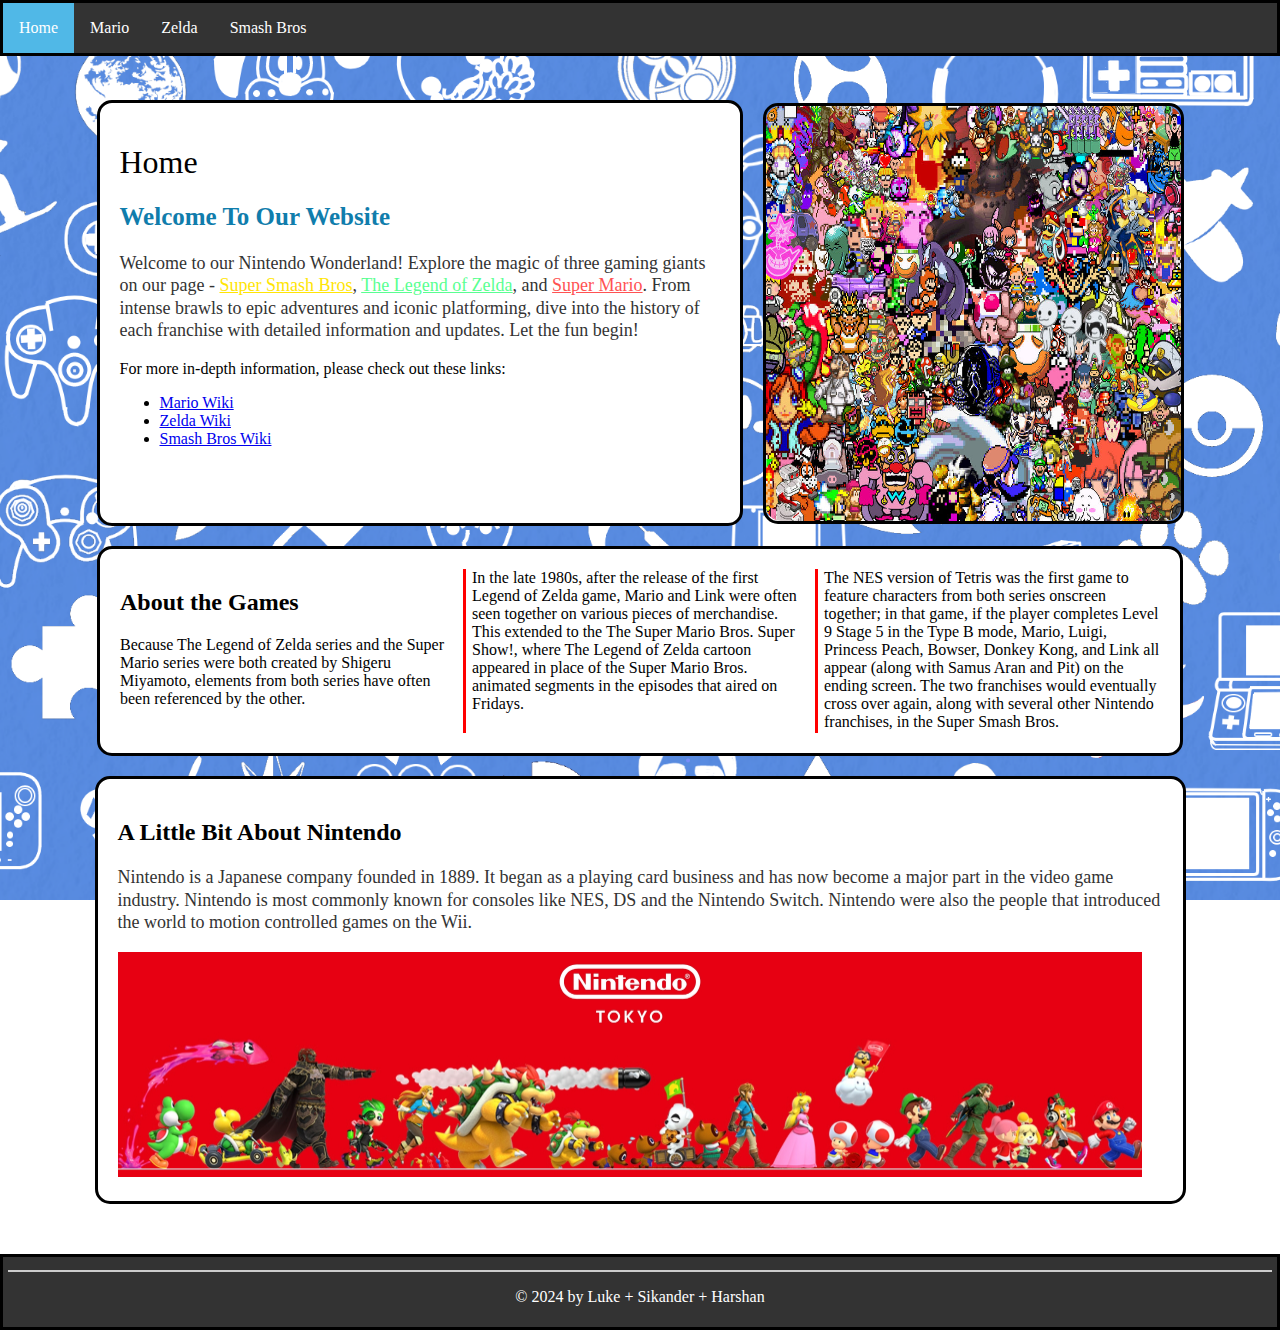
<file: Assignment-2/index.html>
<!DOCTYPE html>
<html lang="en">
    <head>
        <meta charset="UTF-8">
        <title>My Website</title>
        <link rel="stylesheet" href="./CSS-Files/index.css">
        <link rel="stylesheet" href="CSS-Files/common.css">
        <link rel="icon" href="Pictures/Icons/Nintendo.png" type="image/x-icon">
    </head>
    <body id="homebody">
        <header>
            <nav class="navbarfixed">
                <ul id="navul">
                    <li id="homenav"> <a href="./index.html">Home</a> </li>
                    <li class="navbar"> <a href="./mario.html">Mario</a> </li>
                    <li class="navbar"> <a href="./zelda.html">Zelda</a> </li>
                    <li class="navbar"> <a href="./smash.html">Smash Bros</a> </li>
                </ul>
            </nav>
        </header>
        <main>
            <div class="boxes"></div>
                <section id="homebox">
                    <h1 id="hometitle"> Home</h1>
                    <article id="wc">
                        <h2>Welcome To Our Website</h2>
                        <p>
                            Welcome to our Nintendo Wonderland! Explore the magic of three
                            gaming giants on our page - <a href="smash.html" class="yellow-link">Super Smash Bros</a>, <a href="zelda.html" class="green-link">The Legend of Zelda</a>, 
                            and <a href="mario.html" class="red-link">Super Mario</a>. From intense brawls to epic adventures and iconic 
                            platforming, dive into the history of each franchise with detailed 
                            information and updates. Let the fun begin!
                        </p>
                            For more in-depth information, please check out these links:
                            <ul>
                                <li><a href="https://www.mariowiki.com/">Mario Wiki</a></li>
                                <li><a href="https://zelda.fandom.com/wiki/Main_Page">Zelda Wiki</a></li>
                                <li><a href="https://www.ssbwiki.com/">Smash Bros Wiki</a></li>
                            </ul>
                    </article>
                </section>
                <div id="homeboxtwo"> 
                    <img src='Pictures/index-pics/Box-2.jpg' alt="Box-2">
                </div>
                <section id="homeboxmain">
                    <h2>About the Games</h2>
                    <p>Because The Legend of Zelda series and the Super Mario series were both created by Shigeru Miyamoto, elements from both series have often been referenced by the other.</p>
                    <p>In the late 1980s, after the release of the first Legend of Zelda game, Mario and Link were often seen together on various pieces of merchandise. This extended to the The Super Mario Bros. Super Show!, where The Legend of Zelda cartoon appeared in place of the Super Mario Bros. animated segments in the episodes that aired on Fridays.</p>
                    <p>The NES version of Tetris was the first game to feature characters from both series onscreen together; in that game, if the player completes Level 9 Stage 5 in the Type B mode, Mario, Luigi, Princess Peach, Bowser, Donkey Kong, and Link all appear (along with Samus Aran and Pit) on the ending screen. The two franchises would eventually cross over again, along with several other Nintendo franchises, in the Super Smash Bros.</p>
                </section>
                <section id="homeboxthree">
                    <h2>A Little Bit About Nintendo</h2>
                    <p>
                        Nintendo is a Japanese company founded in 1889. It began as a playing card business and has now become a major part 
                        in the video game industry. Nintendo is most commonly known for consoles like NES, DS and the Nintendo Switch. 
                        Nintendo were also the people that introduced the world to motion controlled games on the Wii.
                    </p>
                    <img src="Pictures/index-pics/Box-3.jpg" alt="box3pic">
                </section>
        </main>
        <footer>
            <hr> 
            <p>&copy; 2024 by Luke + Sikander + Harshan</p>
        </footer>
    </body>
</html>
</file>
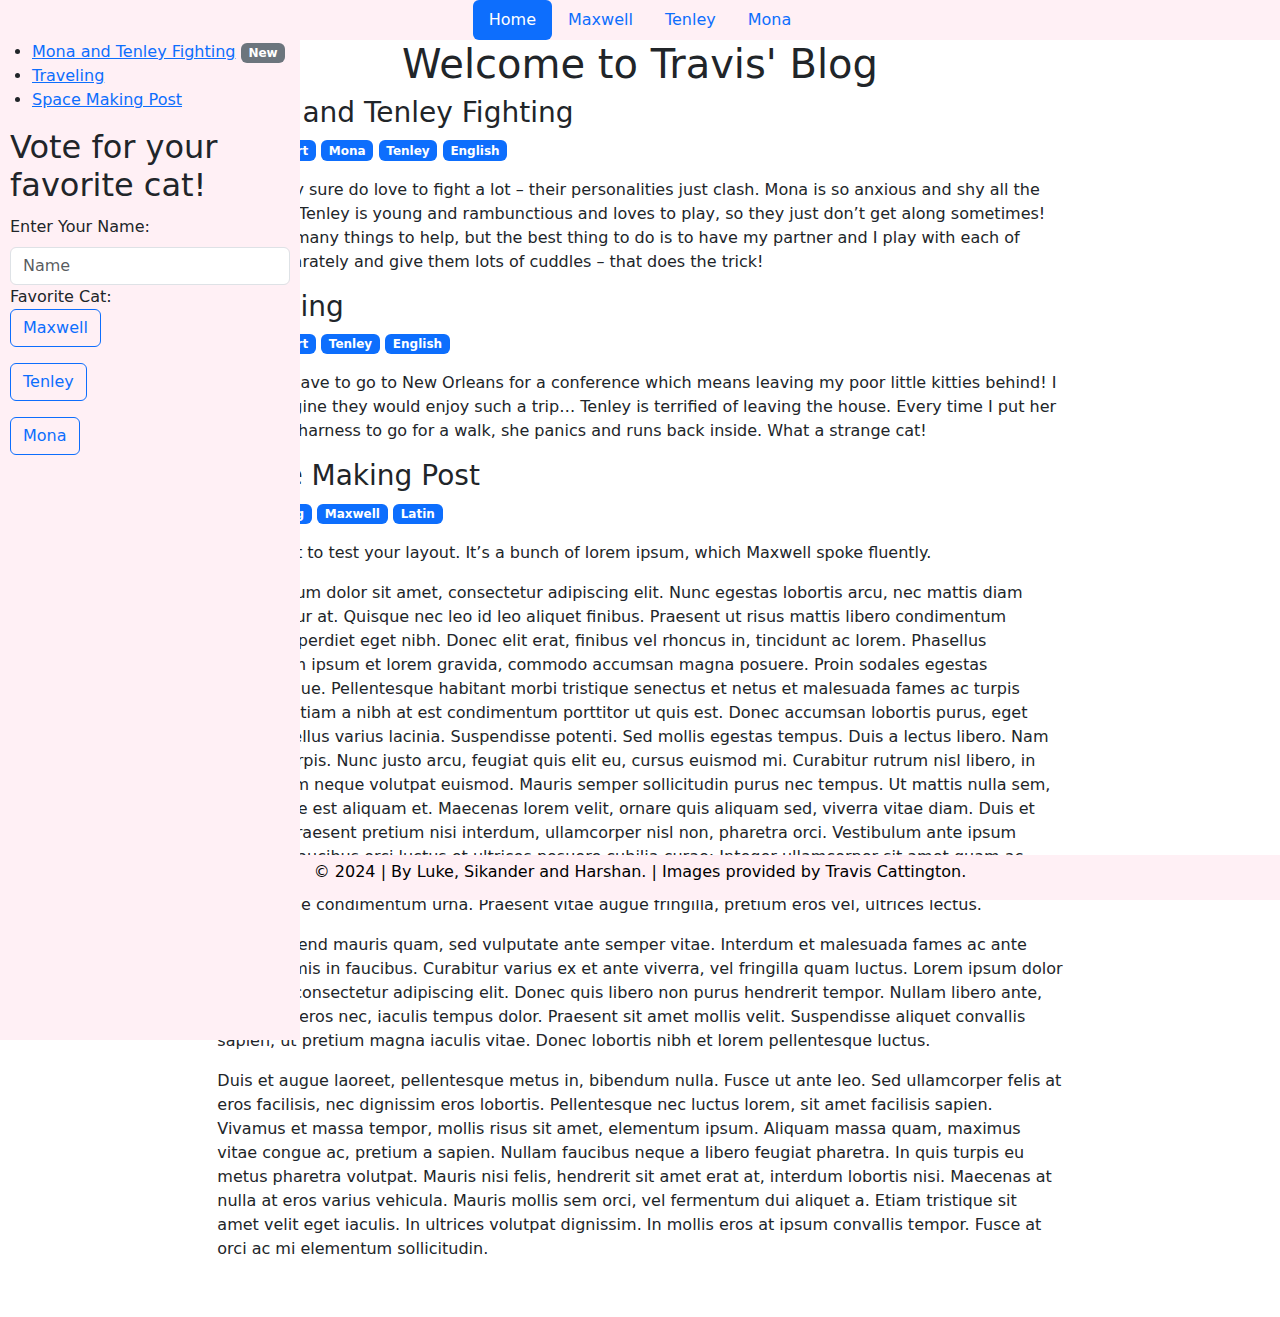
<file: Assignment-3/index.html>
<!DOCTYPE html>
<html lang="en">
    <head>
        <meta charset="UTF-8">
        <meta name="viewport" content="width=device-width, initial-scale=1.0">
        <title>Travis' Blog</title>
        <!-- Bootstrap CSS  -->
        <link href="https://cdn.jsdelivr.net/npm/bootstrap@5.3.3/dist/css/bootstrap.min.css" rel="stylesheet" integrity="sha384-QWTKZyjpPEjISv5WaRU9OFeRpok6YctnYmDr5pNlyT2bRjXh0JMhjY6hW+ALEwIH" crossorigin="anonymous">
        <!-- Custom CSS  -->
        <link rel="stylesheet" href="CSS-Files/index.css">
    </head>
    <body>
        <header>
            <nav>
                <ul class="nav nav-pills justify-content-center">
                    <li>
                        <div id="MobileSide">
                            <button class="btn" type="button" data-bs-toggle="offcanvas" data-bs-target="#staticBackdrop" aria-controls="staticBackdrop"><svg xmlns="http://www.w3.org/2000/svg" width="16" height="16" fill="currentColor" class="bi bi-list" viewBox="0 0 16 16">
                                <path fill-rule="evenodd" d="M2.5 12a.5.5 0 0 1 .5-.5h10a.5.5 0 0 1 0 1H3a.5.5 0 0 1-.5-.5m0-4a.5.5 0 0 1 .5-.5h10a.5.5 0 0 1 0 1H3a.5.5 0 0 1-.5-.5m0-4a.5.5 0 0 1 .5-.5h10a.5.5 0 0 1 0 1H3a.5.5 0 0 1-.5-.5"/>
                                </svg>
                            </button>
                            <div class="offcanvas offcanvas-start" data-bs-backdrop="static" tabindex="-1" id="staticBackdrop" aria-labelledby="staticBackdropLabel"  style="background-color: lavenderblush;">
                                <div class="offcanvas-header">
                                    <h5 class="offcanvas-title" id="staticBackdropLabel">Links and Form</h5>
                                    <button type="button" class="btn-close" data-bs-dismiss="offcanvas" aria-label="Close"></button>
                                </div>
                                <div class="offcanvas-body">
                                    <div>
                                        <ul>
                                            <li><a href="#blog-post-1">Mona and Tenley Fighting</a> <span class="badge text-bg-secondary">New</span></li>
                                            <li><a href="#blog-post-2">Traveling</a></li>
                                            <li><a href="#blog-post-3">Space Making Post</a></li>
                                        </ul>
                                        <h2 style="margin: 10px;">Vote for your favorite cat!</h2>
                                        <form id="voteForm0" style="margin: 10px;">
                                            <div class="form-group">
                                                <label for="name" class="form-label"> Enter Your Name:</label>
                                                <input type="text" class="form-control" id="name0" placeholder="Name" required>
                                            </div>
                                            <div class="form-group">
                                                <label id="favoriteCat0">Favorite Cat:</label>
                                                <p><input type="button" class="btn btn-outline-primary" onclick="userSubmitMax0()" value="Maxwell"></p>
                                                <p><input type="button" class="btn btn-outline-primary" onclick="userSubmitTen0()" value="Tenley"></p>
                                                <p><input type="button" class="btn btn-outline-primary" onclick="userSubmitMona0()" value="Mona"></p>
                                            </div>
                                        </form>
                                        <div id="pollResultsMax0" style="display: none">
                                            <ul>
                                                <li>Maxwell: 8</li>
                                                <li>Tenley: 6</li>
                                                <li>Mona: 4</li>
                                            </ul>
                                        </div>
                                        <div id="pollResultsTen0" style="display: none">
                                            <ul>
                                                <li>Maxwell: 7</li>
                                                <li>Tenley: 7</li>
                                                <li>Mona: 4</li>
                                            </ul>
                                        </div>
                                        <div id="pollResultsMona0" style="display: none">
                                            <ul>
                                                <li>Maxwell: 7</li>
                                                <li>Tenley: 6</li>
                                                <li>Mona: 5</li>
                                            </ul>
                                        </div>
                                        <div id="errorMessages0"></div>
                                    </div>
                                </div>
                            </div>
                        </div>
                    </li>
                    <li class="nav-item"><a class="nav-link active" aria-current="page" href="index.html">Home</a></li>
                    <li class="nav-item"><a class="nav-link" href="maxwell.html">Maxwell</a></li>
                    <li class="nav-item"><a class="nav-link" href="tenley.html">Tenley</a></li>
                    <li class="nav-item"><a class="nav-link" href="mona.html">Mona</a></li>
                </ul>
            </nav>
        </header>
        <div class="row">
            <div class="col-1 col-sm-1 col-md-2 col-lg-2">
                <div id="sidebar">
                    <ul>
                        <li><a href="#blog-post-1">Mona and Tenley Fighting</a> <span class="badge text-bg-secondary">New</span></li>
                        <li><a href="#blog-post-2">Traveling</a></li>
                        <li><a href="#blog-post-3">Space Making Post</a></li>
                    </ul>
                    <h2 style="margin: 10px;">Vote for your favorite cat!</h2>
                    <form id="voteForm" style="margin: 10px;">
                        <div class="form-group">
                            <label for="name" class="form-label"> Enter Your Name:</label>
                            <input type="text" class="form-control" id="name" placeholder="Name" required>
                        </div>
                        <div class="form-group">
                            <label id="favoriteCat">Favorite Cat:</label>
                                <p><input type="button" class="btn btn-outline-primary" onclick="userSubmitMax()" value="Maxwell"></p>
                                <p><input type="button" class="btn btn-outline-primary" onclick="userSubmitTen()" value="Tenley"></p>
                                <p><input type="button" class="btn btn-outline-primary" onclick="userSubmitMona()" value="Mona"></p>
                        </div>
                    </form>
                    <div id="pollResultsMax" style="display: none">
                        <ul>
                            <li>Maxwell: 8</li>
                            <li>Tenley: 6</li>
                            <li>Mona: 4</li>
                        </ul>
                    </div>
                    <div id="pollResultsTen" style="display: none">
                        <ul>
                            <li>Maxwell: 7</li>
                            <li>Tenley: 7</li>
                            <li>Mona: 4</li>
                        </ul>
                    </div>
                    <div id="pollResultsMona" style="display: none">
                        <ul>
                            <li>Maxwell: 7</li>
                            <li>Tenley: 6</li>
                            <li>Mona: 5</li>
                        </ul>
                    </div>
                    <div id="errorMessages"></div>
                </div>
            </div>
            <div class="col-10 col-md-8 col-sm-10 col-lg-8">
                <h1 style="display: grid; place-items: center;">Welcome to Travis' Blog</h1>
                <article id="blog-post-1">
                    <h3>Mona and Tenley Fighting</h3>
                    <p>Tags: <span class="badge text-bg-primary">Short</span> <span class="badge text-bg-primary">Mona</span> <span class="badge text-bg-primary">Tenley</span> <span class="badge text-bg-primary">English</span></p>
                    <p>Gosh, they sure do love to fight a lot – their personalities just clash. Mona is so anxious and shy all the time, and Tenley is young and rambunctious and loves to play, so they just don’t get along sometimes! I’ve tried many things to help, but the best thing to do is to have my partner and I play with each of them separately and give them lots of cuddles – that does the trick!</p>
                </article>
                <article id="blog-post-2">
                    <h3>Traveling</h3>
                    <p>Tags: <span class="badge text-bg-primary">Short</span> <span class="badge text-bg-primary">Tenley</span> <span class="badge text-bg-primary">English</span></p>
                    <p>Dangit, I have to go to New Orleans for a conference which means leaving my poor little kitties behind! I can’t imagine they would enjoy such a trip… Tenley is terrified of leaving the house. Every time I put her on a little harness to go for a walk, she panics and runs back inside. What a strange cat!</p>
                </article>
                <article id="blog-post-3">
                    <h3>Space Making Post</h3>
                    <p>Tags: <span class="badge text-bg-primary">Long</span> <span class="badge text-bg-primary">Maxwell</span> <span class="badge text-bg-primary">Latin</span></p>
                    <p>This is just to test your layout. It’s a bunch of lorem ipsum, which Maxwell spoke fluently.</p>
                    <p>Lorem ipsum dolor sit amet, consectetur adipiscing elit. Nunc egestas lobortis arcu, nec mattis diam consectetur at. Quisque nec leo id leo aliquet finibus. Praesent ut risus mattis libero condimentum dictum imperdiet eget nibh. Donec elit erat, finibus vel rhoncus in, tincidunt ac lorem. Phasellus vestibulum ipsum et lorem gravida, commodo accumsan magna posuere. Proin sodales egestas pellentesque. Pellentesque habitant morbi tristique senectus et netus et malesuada fames ac turpis egestas. Etiam a nibh at est condimentum porttitor ut quis est. Donec accumsan lobortis purus, eget rhoncus tellus varius lacinia. Suspendisse potenti. Sed mollis egestas tempus. Duis a lectus libero. Nam sed est turpis. Nunc justo arcu, feugiat quis elit eu, cursus euismod mi. Curabitur rutrum nisl libero, in elementum neque volutpat euismod. Mauris semper sollicitudin purus nec tempus. Ut mattis nulla sem, ac tristique est aliquam et. Maecenas lorem velit, ornare quis aliquam sed, viverra vitae diam. Duis et sem mi. Praesent pretium nisi interdum, ullamcorper nisl non, pharetra orci. Vestibulum ante ipsum primis in faucibus orci luctus et ultrices posuere cubilia curae; Integer ullamcorper sit amet quam ac tincidunt. Proin eget faucibus nisi. Donec finibus facilisis felis non consectetur. Aliquam quis volutpat tellus, vitae condimentum urna. Praesent vitae augue fringilla, pretium eros vel, ultrices lectus.</p>
                    <p>Nunc eleifend mauris quam, sed vulputate ante semper vitae. Interdum et malesuada fames ac ante ipsum primis in faucibus. Curabitur varius ex et ante viverra, vel fringilla quam luctus. Lorem ipsum dolor sit amet, consectetur adipiscing elit. Donec quis libero non purus hendrerit tempor. Nullam libero ante, dictum et eros nec, iaculis tempus dolor. Praesent sit amet mollis velit. Suspendisse aliquet convallis sapien, ut pretium magna iaculis vitae. Donec lobortis nibh et lorem pellentesque luctus.</p>
                    <p>Duis et augue laoreet, pellentesque metus in, bibendum nulla. Fusce ut ante leo. Sed ullamcorper felis at eros facilisis, nec dignissim eros lobortis. Pellentesque nec luctus lorem, sit amet facilisis sapien. Vivamus et massa tempor, mollis risus sit amet, elementum ipsum. Aliquam massa quam, maximus vitae congue ac, pretium a sapien. Nullam faucibus neque a libero feugiat pharetra. In quis turpis eu metus pharetra volutpat. Mauris nisi felis, hendrerit sit amet erat at, interdum lobortis nisi. Maecenas at nulla at eros varius vehicula. Mauris mollis sem orci, vel fermentum dui aliquet a. Etiam tristique sit amet velit eget iaculis. In ultrices volutpat dignissim. In mollis eros at ipsum convallis tempor. Fusce at orci ac mi elementum sollicitudin.</p>
                </article>
            </div>
        </div>
        <script src="JavaScript-Files/index.js"></script>
        <footer>
            <p>&copy; 2024 | By Luke, Sikander and Harshan. | Images provided by Travis Cattington.</p>
        </footer>
        <script src="https://cdn.jsdelivr.net/npm/bootstrap@5.3.3/dist/js/bootstrap.bundle.min.js" integrity="sha384-YvpcrYf0tY3lHB60NNkmXc5s9fDVZLESaAA55NDzOxhy9GkcIdslK1eN7N6jIeHz" crossorigin="anonymous"></script>
    </body>
</html>
</file>
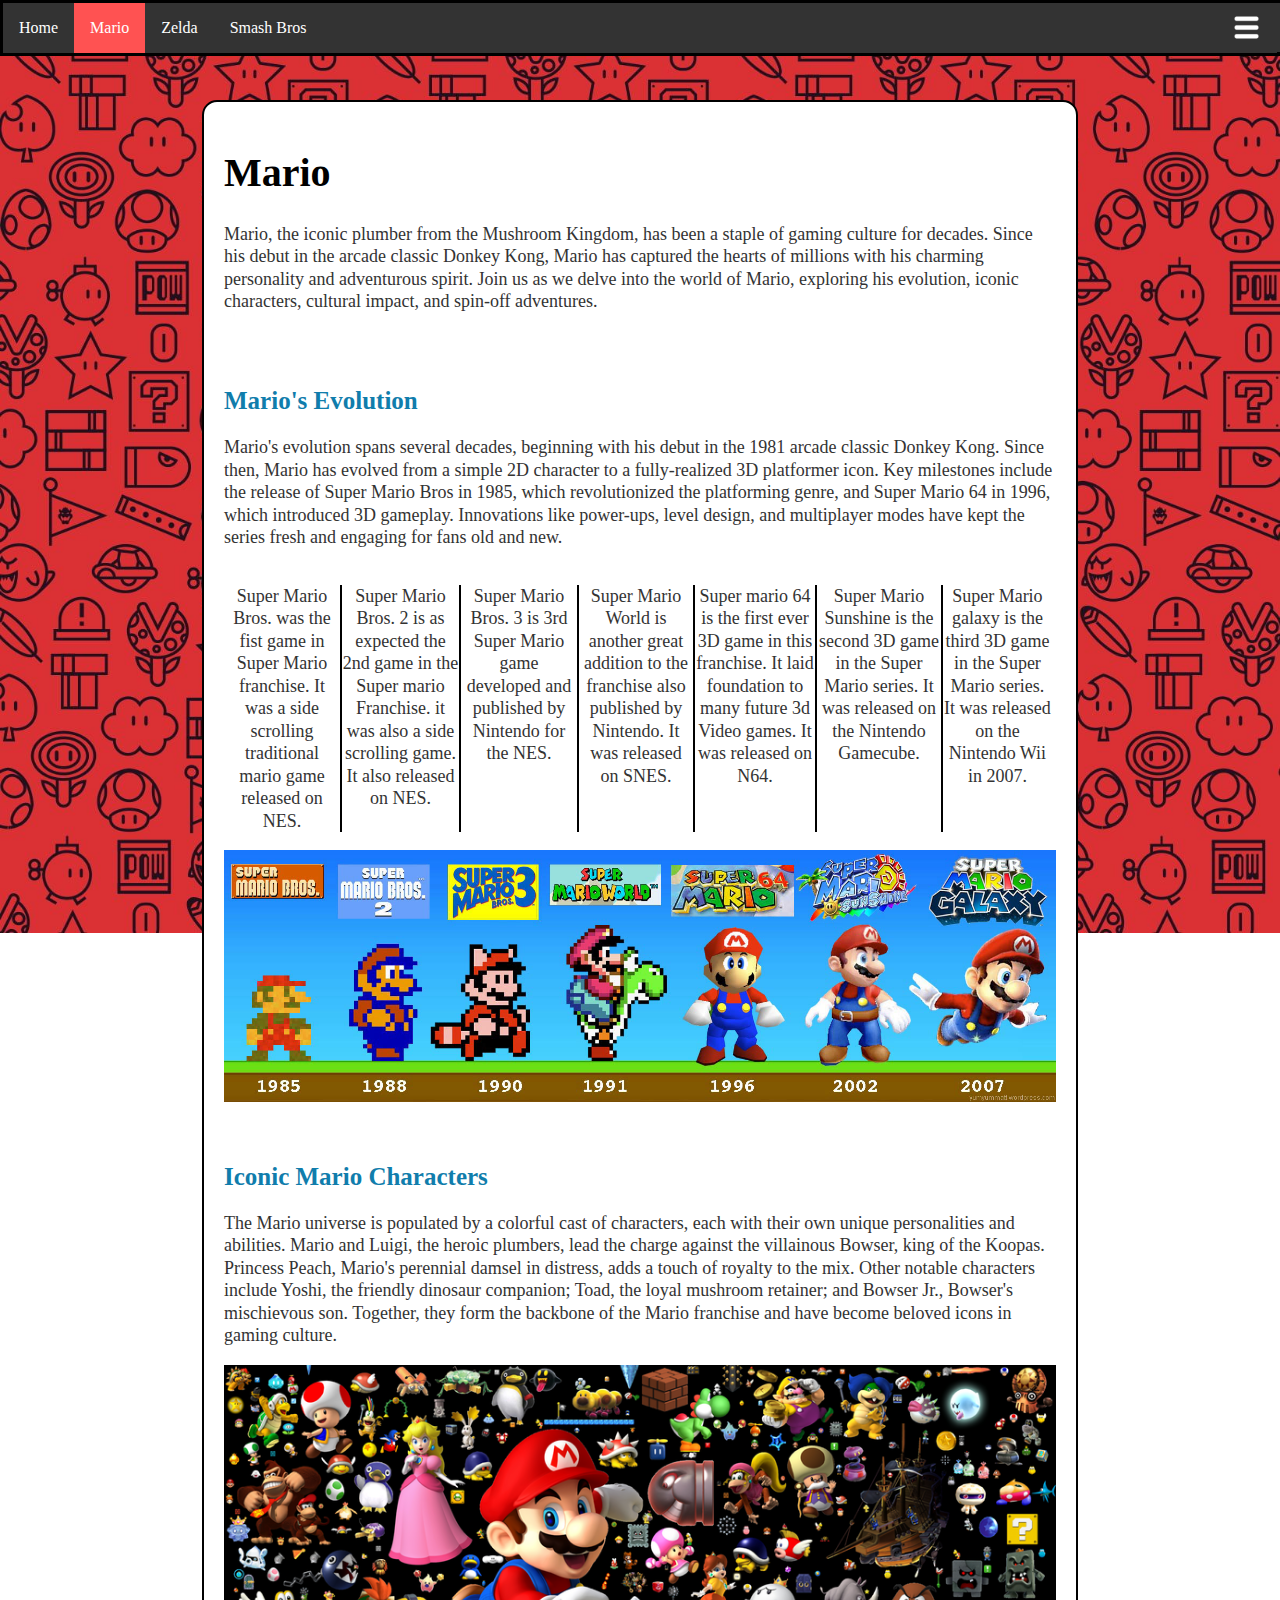
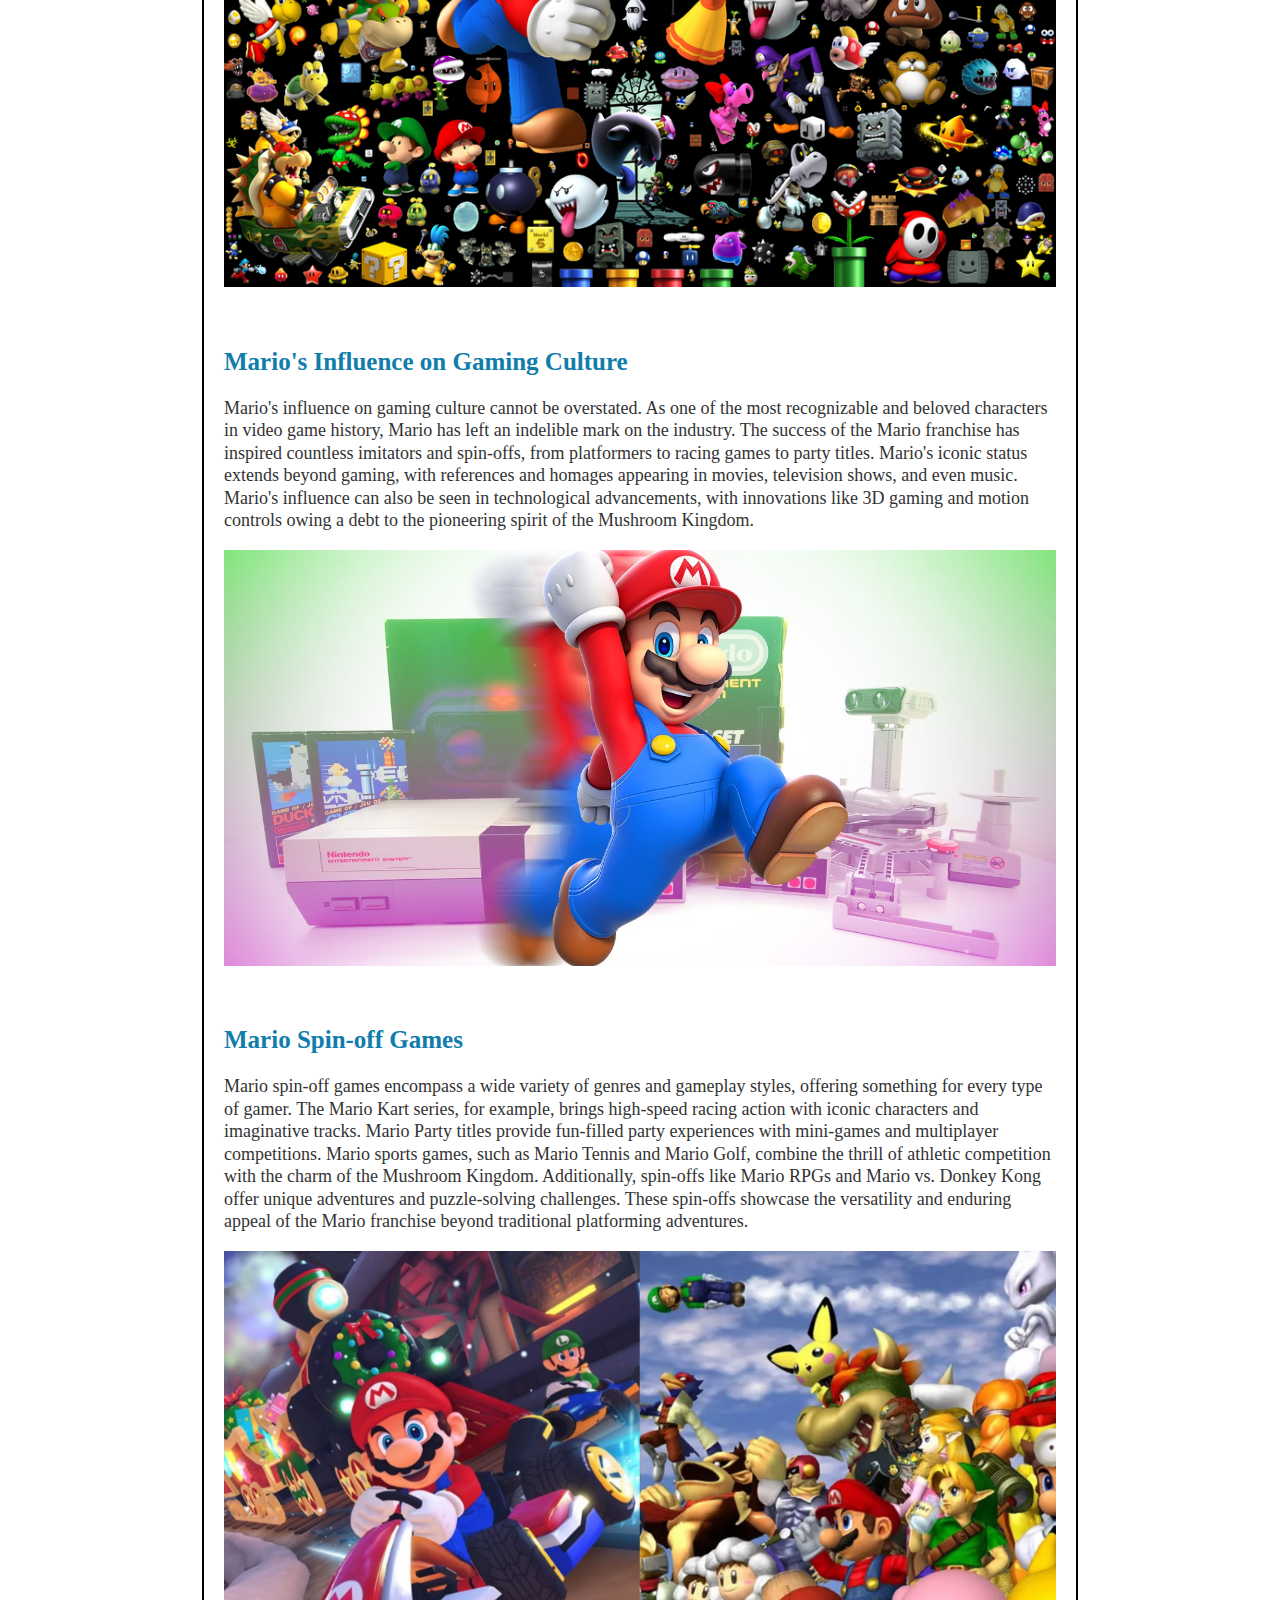
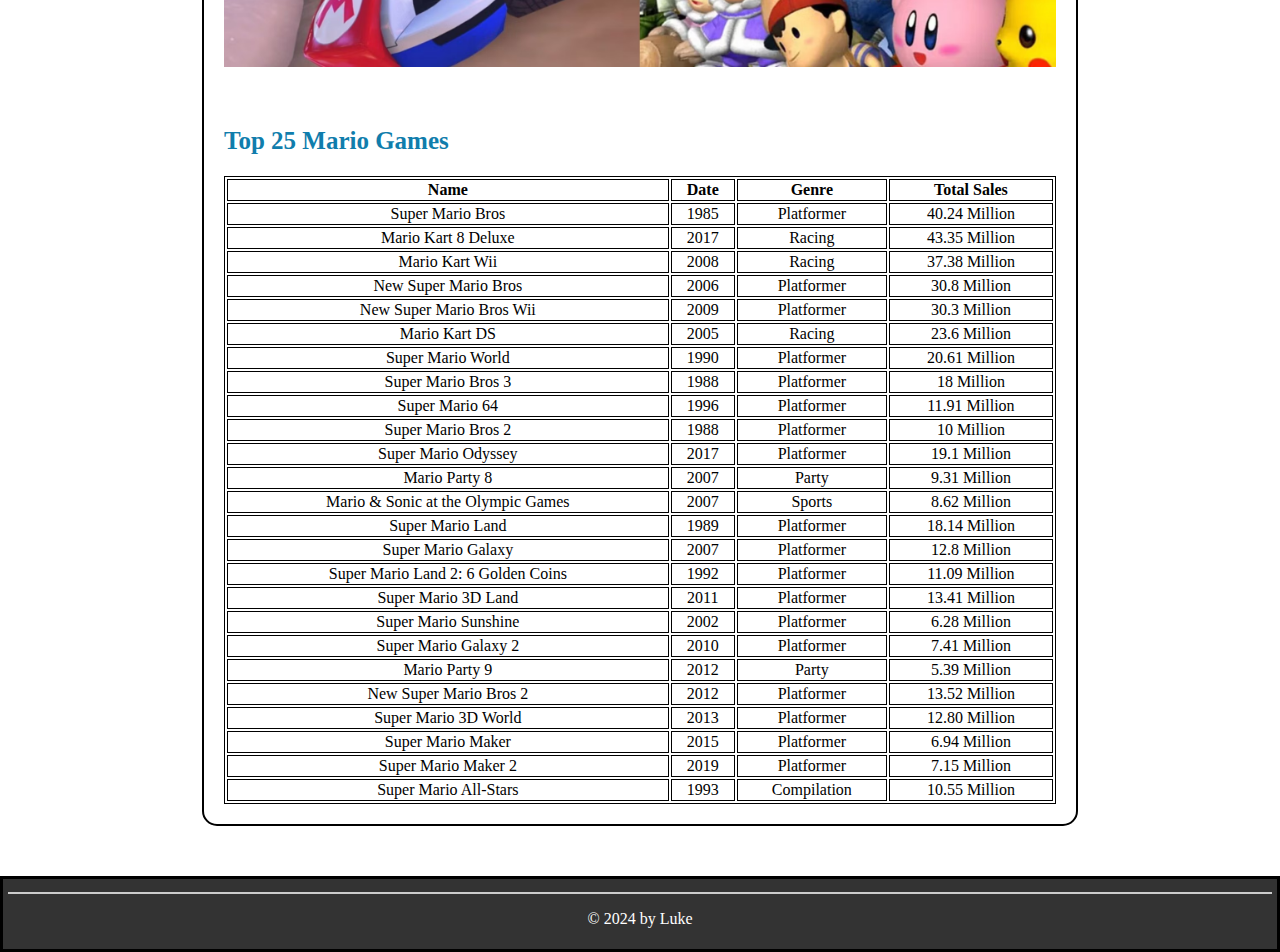
<file: Assignment-2/mario.html>
<!DOCTYPE html>
<html lang="en">
    <head>
        <meta charset="UTF-8">
        <title>Mario</title>
        <link rel="stylesheet" href="./CSS-Files/Mario.css">
        <link rel="stylesheet" href="CSS-Files/common.css">
        <link rel="icon" href="Pictures/Icons/mario.png" type="image/x-icon">
    </head>
    <body id="mariobody">
        <header>
            <nav class="navbarfixed">
                <ul id="navul">
                    <li class="navbar"> <a href="./index.html">Home</a> </li>
                    <li id="marionav"> <a href="./mario.html">Mario</a> </li>
                    <li class="navbar"> <a href="./zelda.html">Zelda</a> </li>
                    <li class="navbar"> <a href="./smash.html">Smash Bros</a></li></ul>
                <div class="dropdown">
                    <button class="mariomenu"><img src="Pictures/mario-pics/drop-menu.png" alt="1"></button>
                    <div class="dropdown-content">
                    <a href="#s2">Evolution</a>
                    <a href="#s3">Characters</a>
                    <a href="#s4">Influence</a>
                    <a href="#s5">Spin-offs</a>
                    <a href="#s6">Games</a>
                    </div>
                </div>
            </nav>
        </header>
        <main>
            <div id="mariobox">
                <div id="mc">
                    <section id="s1">
                        <h1 id="mariotitle">Mario</h1>
                        <p>
                            Mario, the iconic plumber from the Mushroom Kingdom, has been a staple of gaming culture for decades. 
                            Since his debut in the arcade classic Donkey Kong, Mario has captured the hearts of 
                            millions with his charming personality and adventurous spirit. 
                            Join us as we delve into the world of Mario, exploring his evolution, iconic characters, 
                            cultural impact, and spin-off adventures.
                        </p>
                    </section>
                    <section id="s2">
                        <br>
                        <br>
                        <h2>Mario's Evolution</h2>
                        <p>
                            Mario's evolution spans several decades, beginning with his debut in the 1981 arcade classic Donkey Kong. 
                            Since then, Mario has evolved from a simple 2D character to a fully-realized 3D platformer icon. 
                            Key milestones include the release of Super Mario Bros in 1985, which revolutionized the platforming genre, 
                            and Super Mario 64 in 1996, which introduced 3D gameplay. Innovations like power-ups, 
                            level design, and multiplayer modes have kept the series fresh and engaging for fans old and new.
                        </p>
                        <div id="s2-1">
                        <p class="p1">
                            Super Mario Bros. was the fist game in Super Mario franchise. It was a side scrolling traditional mario game released on NES.
                        </p>
                        <p class="p2">
                            Super Mario Bros. 2 is as expected the 2nd game in the Super mario Franchise. it was also a side scrolling game. It also released on NES.
                        </p>
                        <p class="p3">
                            Super Mario Bros. 3 is 3rd Super Mario game developed and published by Nintendo for the NES.
                        </p>
                        <p class="p4">
                            Super Mario World is another great addition to the franchise also published by Nintendo. It was released on SNES.
                        </p>
                        <p class="p5">
                            Super mario 64 is the first ever 3D game in this franchise. It laid foundation to many future 3d Video games. It was released on N64.
                        </p>
                        <p class="p6">
                            Super Mario Sunshine is the second 3D game in the Super Mario series. It was released on the Nintendo Gamecube.
                        </p>
                        <p class="p7">
                            Super Mario galaxy is the third 3D game in the Super Mario series. It was released on the Nintendo Wii in 2007.
                        </p>
                        </div>
                        <img src="Pictures/mario-pics/s2.jpg" alt="2" style="width: 100%">
                    </section>
                    <section id="s3">
                        <br>
                        <br>
                        <h2>Iconic Mario Characters</h2>
                        <p>
                            The Mario universe is populated by a colorful cast of characters, each with their own unique personalities and abilities. 
                            Mario and Luigi, the heroic plumbers, lead the charge against the villainous Bowser, king of the Koopas. 
                            Princess Peach, Mario's perennial damsel in distress, adds a touch of royalty to the mix. 
                            Other notable characters include Yoshi, the friendly dinosaur companion; Toad, the loyal mushroom retainer; 
                            and Bowser Jr., Bowser's mischievous son. Together, they form the backbone of the Mario franchise and have 
                            become beloved icons in gaming culture.
                        </p>
                        <img src="Pictures/mario-pics/s3.webp" alt="3" style="width: 100%">
                    </section>
                    <section id="s4">
                        <br>
                        <br>
                        <h2>Mario's Influence on Gaming Culture</h2>
                        <p>
                            Mario's influence on gaming culture cannot be overstated. As one of the most recognizable and beloved 
                            characters in video game history, Mario has left an indelible mark on the industry. 
                            The success of the Mario franchise has inspired countless imitators and spin-offs, 
                            from platformers to racing games to party titles. Mario's iconic status extends beyond gaming, 
                            with references and homages appearing in movies, television shows, and even music. 
                            Mario's influence can also be seen in technological advancements, with innovations like 3D gaming and motion 
                            controls owing a debt to the pioneering spirit of the Mushroom Kingdom.
                        </p>
                        <img src="Pictures/mario-pics/s4.avif" alt="4" style="width: 100%">
                    </section>
                    <section id="s5">
                        <br>
                        <br>
                        <h2>Mario Spin-off Games</h2>
                        <p>
                            Mario spin-off games encompass a wide variety of genres and gameplay styles, 
                            offering something for every type of gamer. The Mario Kart series, 
                            for example, brings high-speed racing action with iconic characters and imaginative tracks.
                            Mario Party titles provide fun-filled party experiences with mini-games and multiplayer competitions. 
                            Mario sports games, such as Mario Tennis and Mario Golf, combine the thrill of athletic competition with 
                            the charm of the Mushroom Kingdom. Additionally, spin-offs like Mario RPGs and Mario vs. 
                            Donkey Kong offer unique adventures and puzzle-solving challenges. These spin-offs showcase the versatility and 
                            enduring appeal of the Mario franchise beyond traditional platforming adventures.
                        </p>
                        <img src="Pictures/mario-pics/s5.avif" alt="5" style="width: 100%">
                    </section>
                    <section id="s6">
                        <br>
                        <br>
                        <h2>Top 25 Mario Games</h2>
                        <table style="width: 100%;">
                            <tr>
                              <th>Name</th>
                              <th>Date</th>
                              <th>Genre</th>
                              <th>Total Sales</th>
                            </tr>
                            <tr>
                              <td>Super Mario Bros</td>
                              <td>1985</td>
                              <td>Platformer</td>
                              <td>40.24 Million</td>
                            </tr>
                            <tr>
                                <td>Mario Kart 8 Deluxe</td>
                                <td>2017</td>
                                <td>Racing</td>
                                <td>43.35 Million</td>
                            </tr>
                            <tr>
                                <td>Mario Kart Wii</td>
                                <td>2008</td>
                                <td>Racing</td>
                                <td>37.38 Million</td>
                            </tr>
                            <tr>
                                <td>New Super Mario Bros</td>
                                <td>2006</td>
                                <td>Platformer</td>
                                <td>30.8 Million</td>
                            </tr>
                            <tr>
                                <td>New Super Mario Bros Wii</td>
                                <td>2009</td>
                                <td>Platformer</td>
                                <td>30.3 Million</td>
                            </tr>
                            <tr>
                                <td>Mario Kart DS</td>
                                <td>2005</td>
                                <td>Racing</td>
                                <td>23.6 Million</td>
                            </tr>
                            <tr>
                                <td>Super Mario World</td>
                                <td>1990</td>
                                <td>Platformer</td>
                                <td>20.61 Million</td>
                            </tr>
                            <tr>
                                <td>Super Mario Bros 3</td>
                                <td>1988</td>
                                <td>Platformer</td>
                                <td>18 Million</td>
                            </tr>
                            <tr>
                                <td>Super Mario 64</td>
                                <td>1996</td>
                                <td>Platformer</td>
                                <td>11.91 Million</td>
                            </tr>
                            <tr>
                                <td>Super Mario Bros 2</td>
                                <td>1988</td>
                                <td>Platformer</td>
                                <td>10 Million</td>
                            </tr>
                            <tr>
                                <td>Super Mario Odyssey</td>
                                <td>2017</td>
                                <td>Platformer</td>
                                <td>19.1 Million</td>
                            </tr>
                            <tr>
                                <td>Mario Party 8</td>
                                <td>2007</td>
                                <td>Party</td>
                                <td>9.31 Million</td>
                            </tr>
                            <tr>
                                <td>Mario & Sonic at the Olympic Games</td>
                                <td>2007</td>
                                <td>Sports</td>
                                <td>8.62 Million</td>
                            </tr>
                            <tr>
                                <td>Super Mario Land</td>
                                <td>1989</td>
                                <td>Platformer</td>
                                <td>18.14 Million</td>
                            </tr>
                            <tr>
                                <td>Super Mario Galaxy</td>
                                <td>2007</td>
                                <td>Platformer</td>
                                <td>12.8 Million</td>
                            </tr>
                            <tr>
                                <td>Super Mario Land 2: 6 Golden Coins</td>
                                <td>1992</td>
                                <td>Platformer</td>
                                <td>11.09 Million</td>
                            </tr>
                            <tr>
                                <td>Super Mario 3D Land</td>
                                <td>2011</td>
                                <td>Platformer</td>
                                <td>13.41 Million</td>
                            </tr>
                            <tr>
                                <td>Super Mario Sunshine</td>
                                <td>2002</td>
                                <td>Platformer</td>
                                <td>6.28 Million</td>
                            </tr>
                            <tr>
                                <td>Super Mario Galaxy 2</td>
                                <td>2010</td>
                                <td>Platformer</td>
                                <td>7.41 Million</td>
                            </tr>
                            <tr>
                                <td>Mario Party 9</td>
                                <td>2012</td>
                                <td>Party</td>
                                <td>5.39 Million</td>
                            </tr>
                            <tr>
                                <td>New Super Mario Bros 2</td>
                                <td>2012</td>
                                <td>Platformer</td>
                                <td>13.52 Million</td>
                            </tr>
                            <tr>
                                <td>Super Mario 3D World</td>
                                <td>2013</td>
                                <td>Platformer</td>
                                <td>12.80 Million</td>
                            </tr>
                            <tr>
                                <td>Super Mario Maker</td>
                                <td>2015</td>
                                <td>Platformer</td>
                                <td>6.94 Million</td>
                            </tr>
                            <tr>
                                <td>Super Mario Maker 2</td>
                                <td>2019</td>
                                <td>Platformer</td>
                                <td>7.15 Million</td>
                            </tr>
                            <tr>
                                <td>Super Mario All-Stars</td>
                                <td>1993</td>
                                <td>Compilation</td>
                                <td>10.55 Million</td>
                            </tr>
                          </table>
                    </section>
                </div>
            </div>
        </main>
        <footer>
            <hr> 
            <p>&copy; 2024 by Luke</p>
        </footer>
    </body>
</html>
</file>
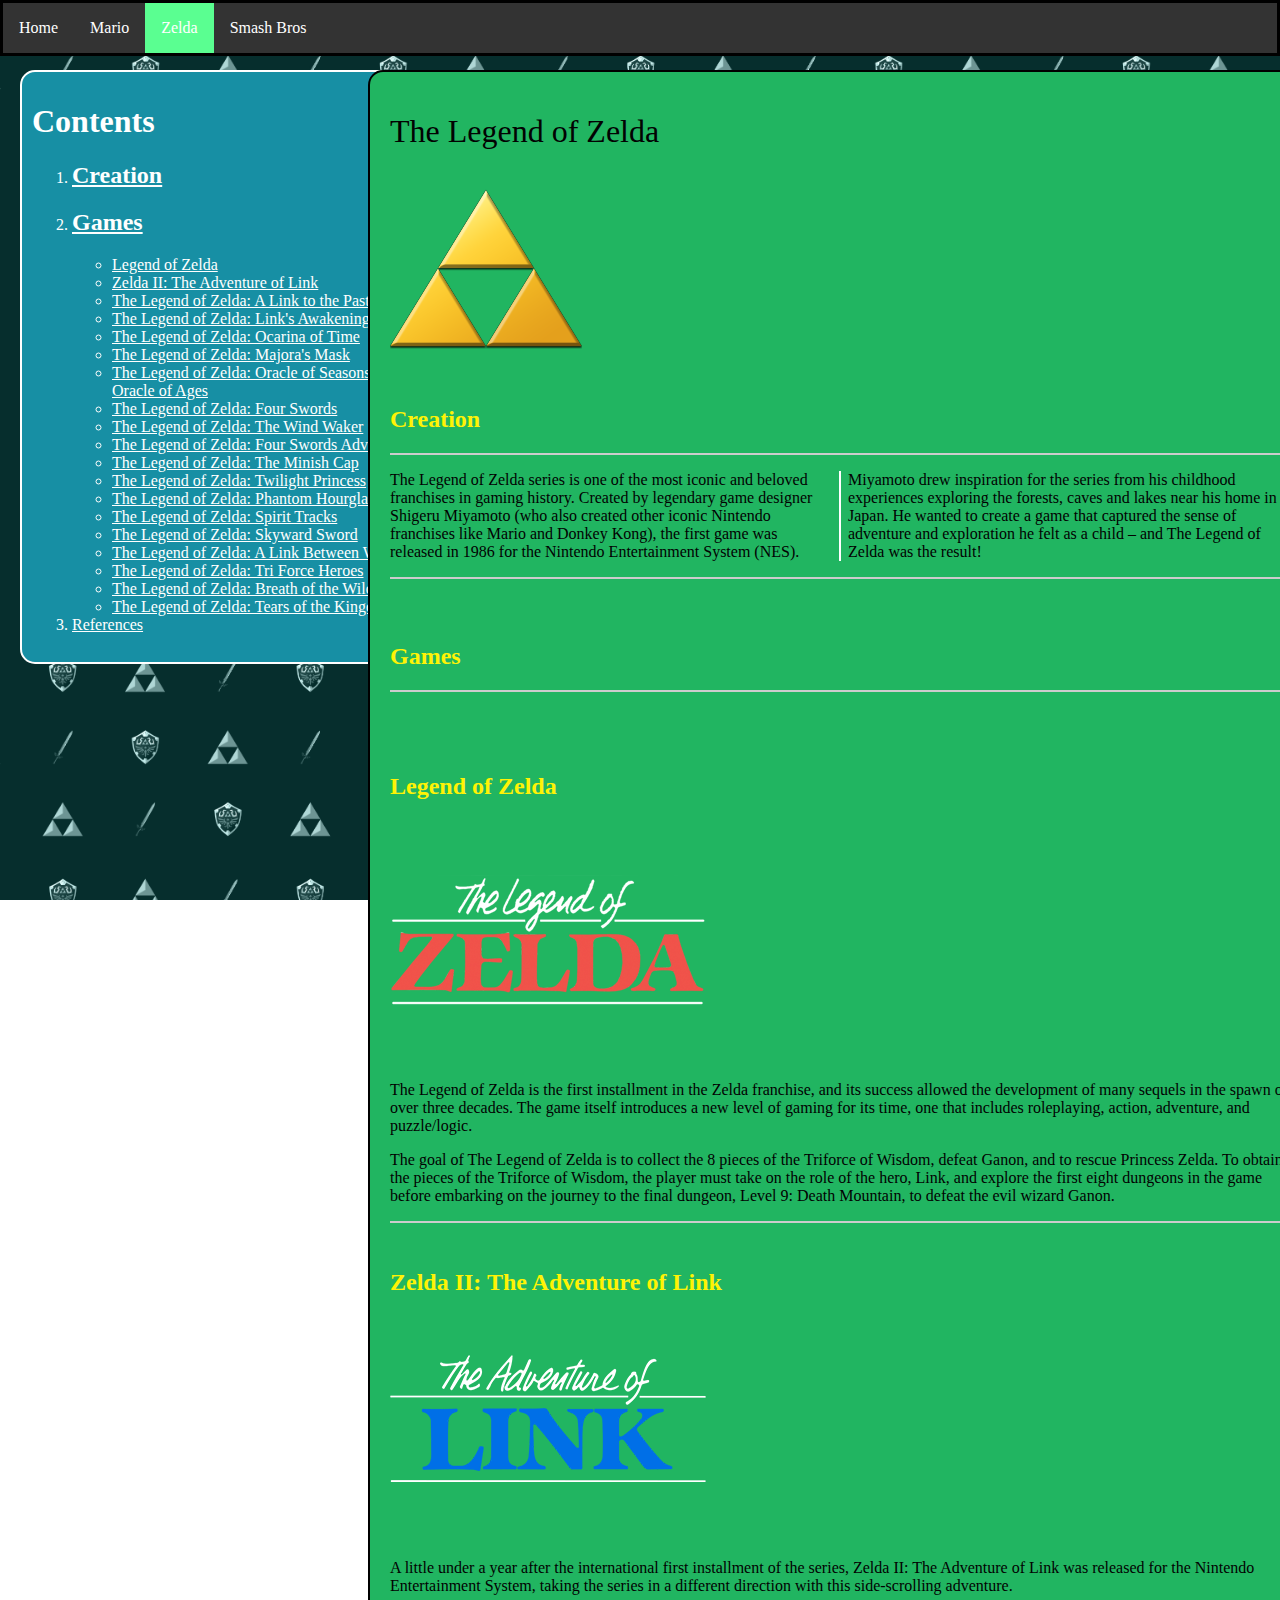
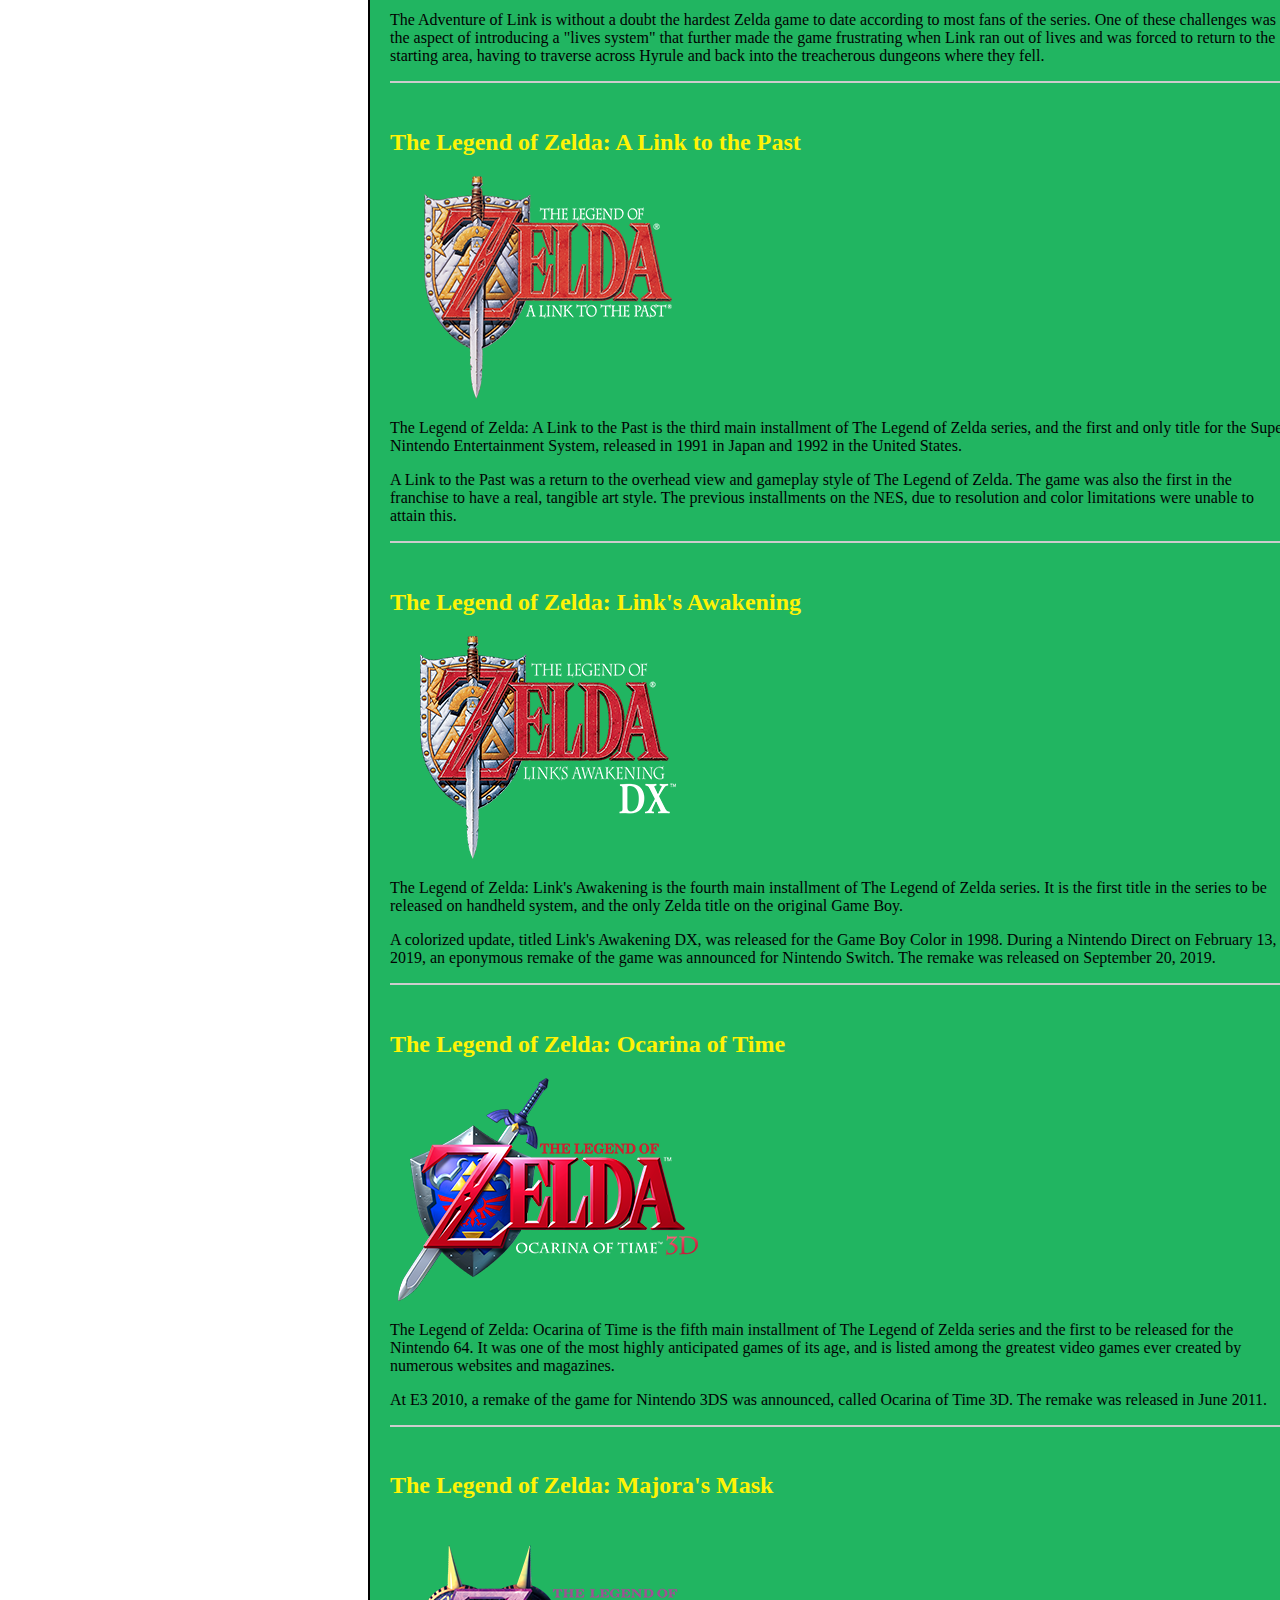
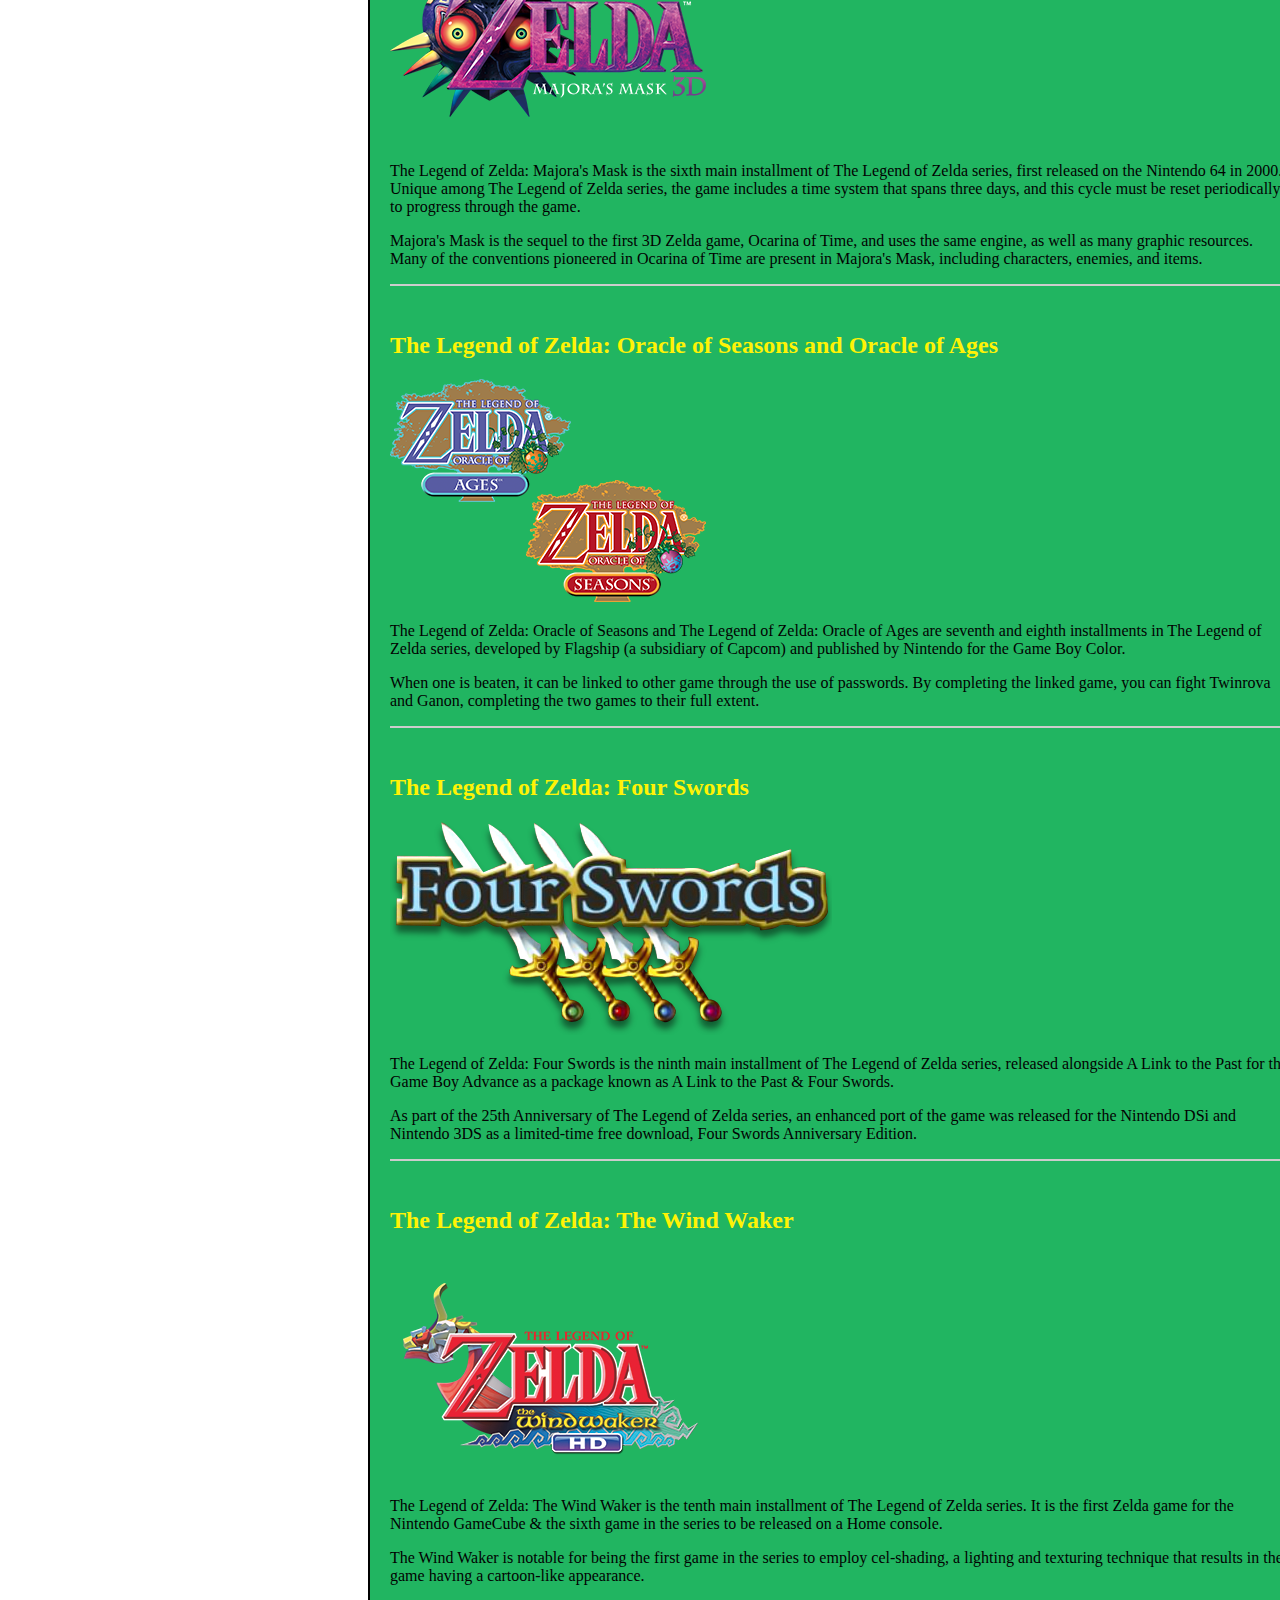
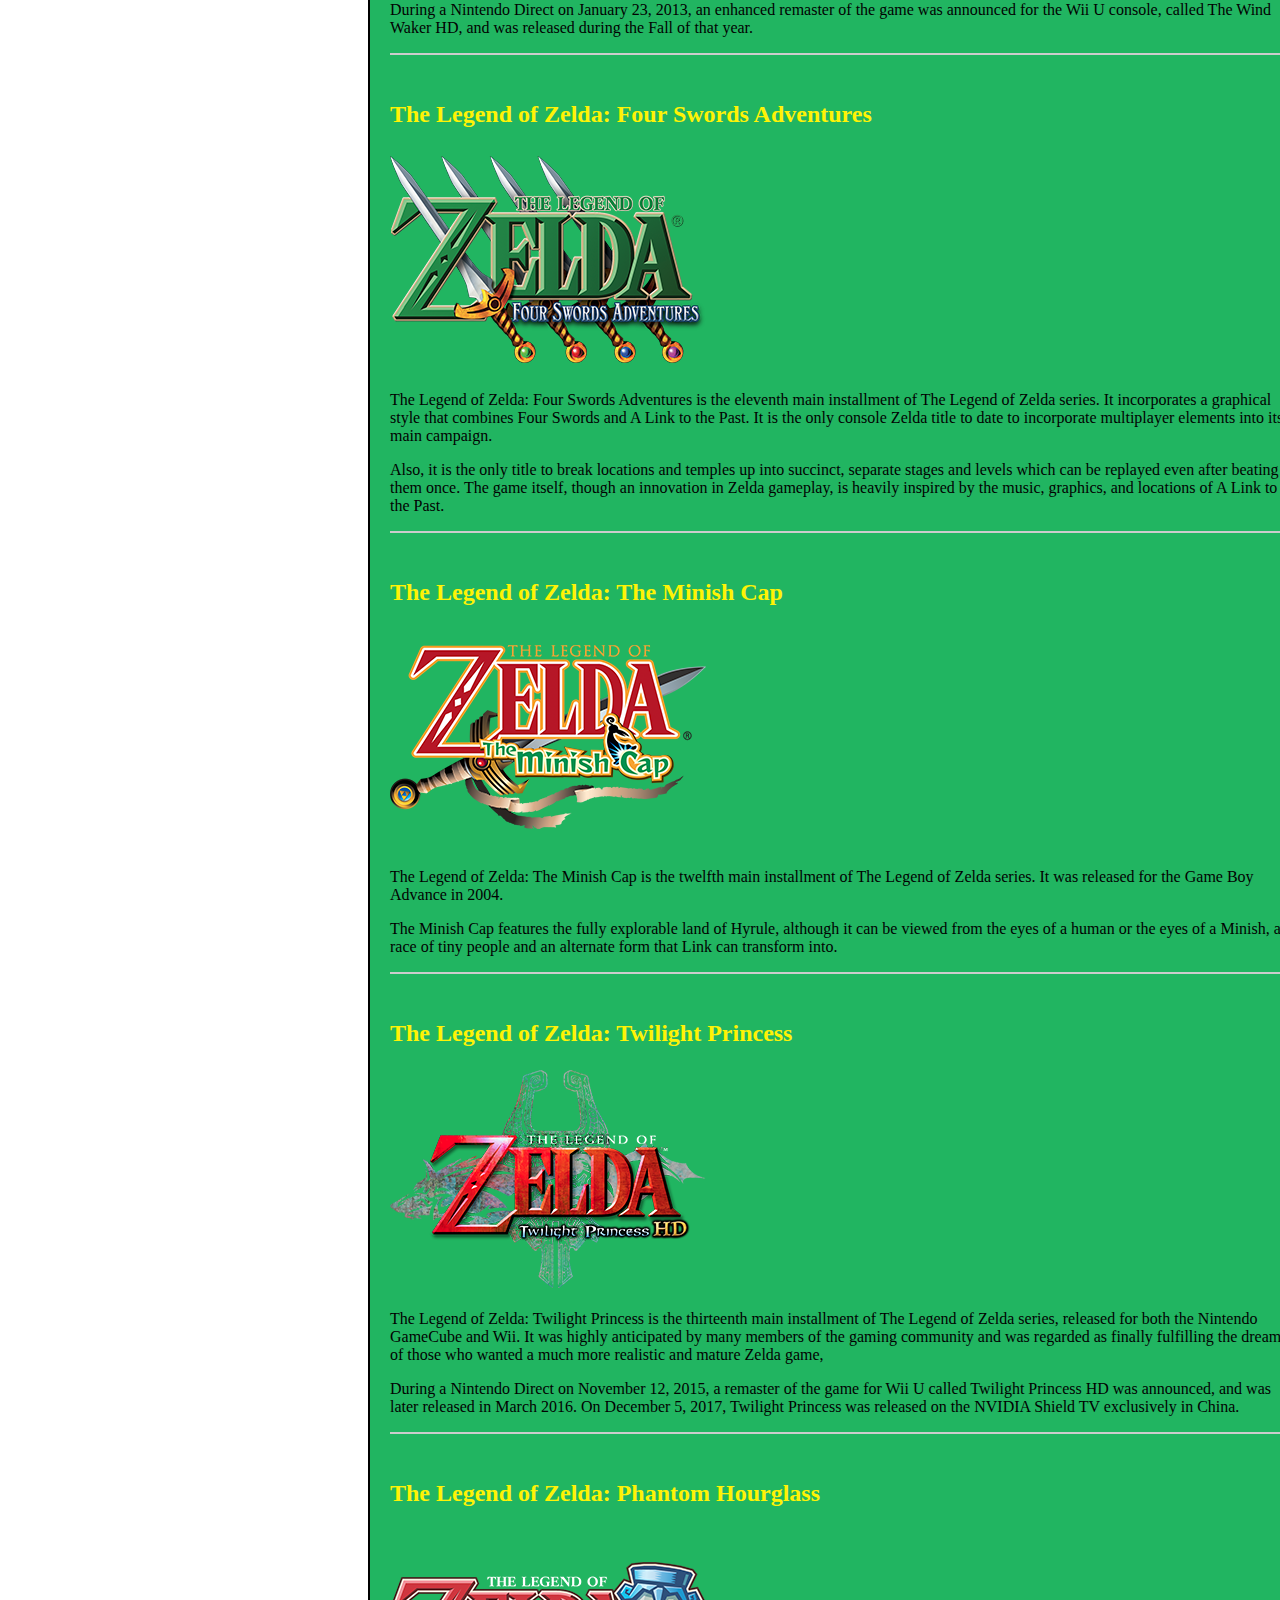
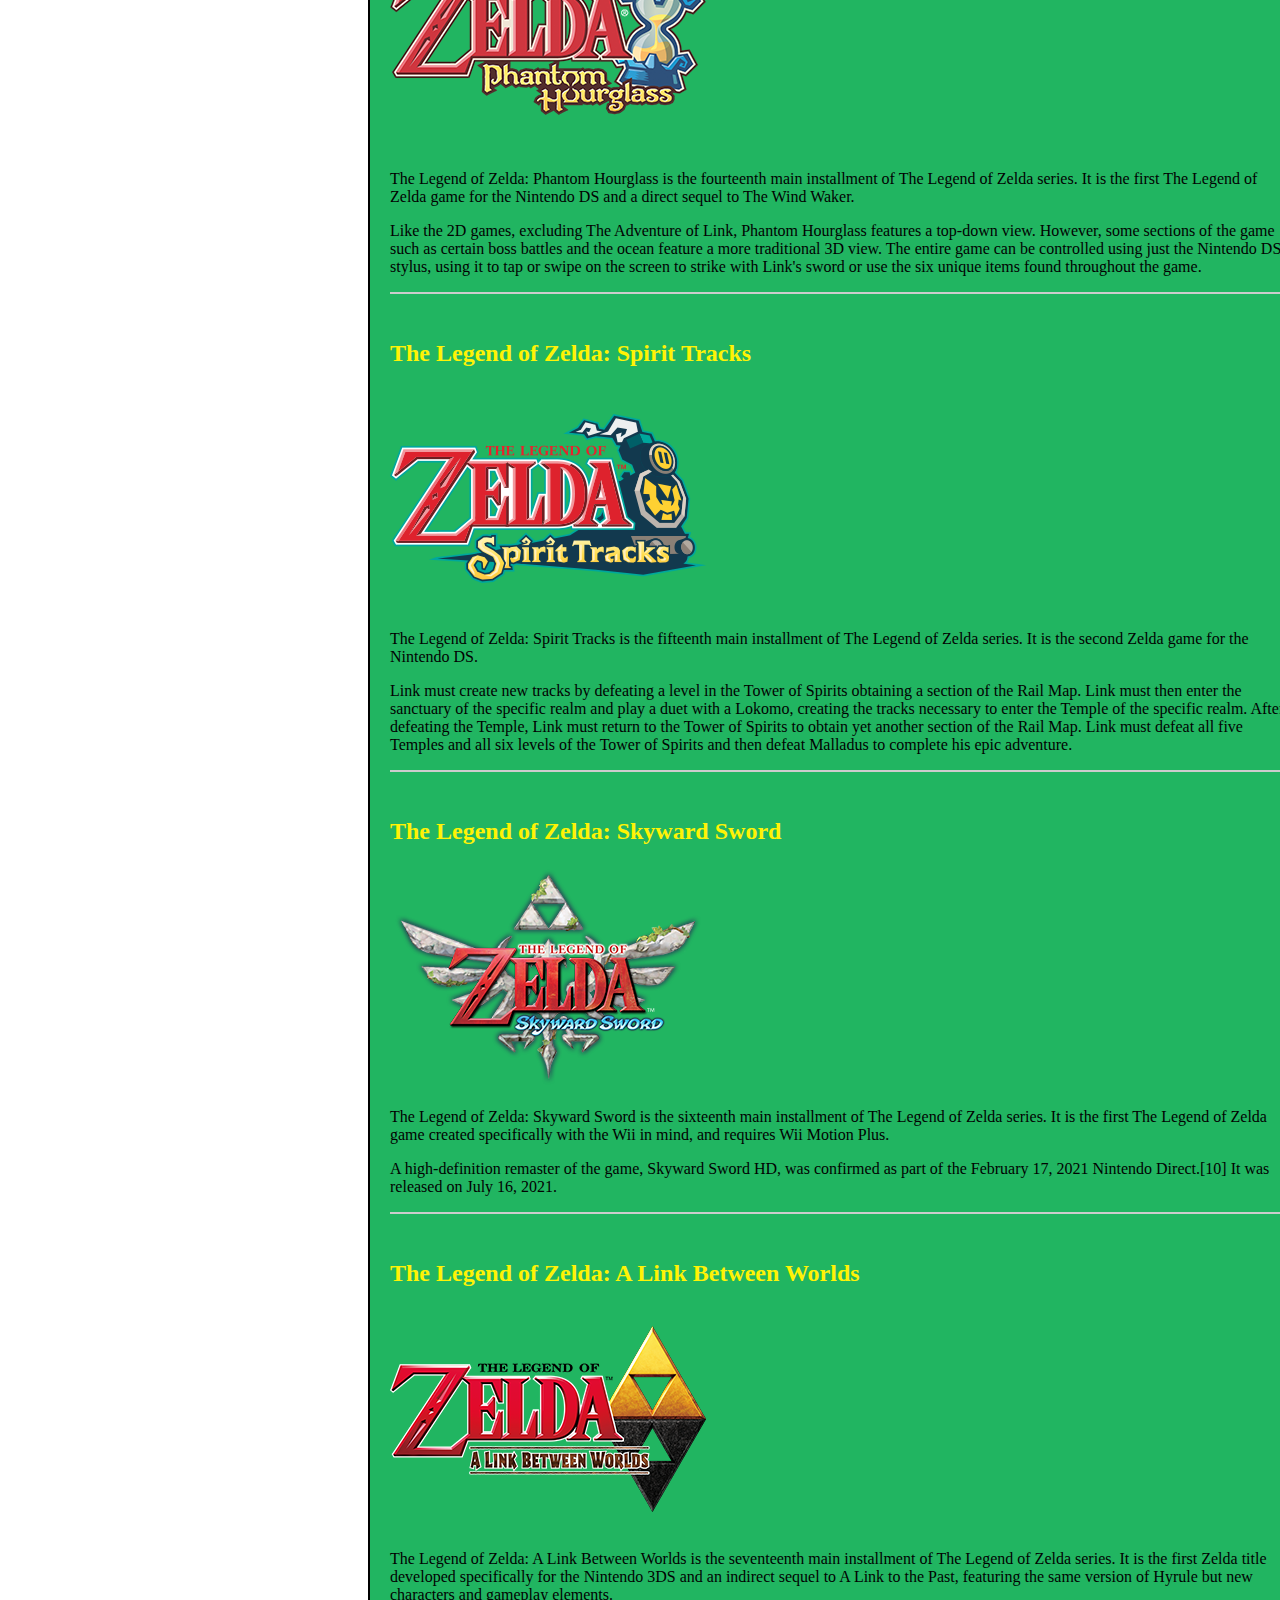
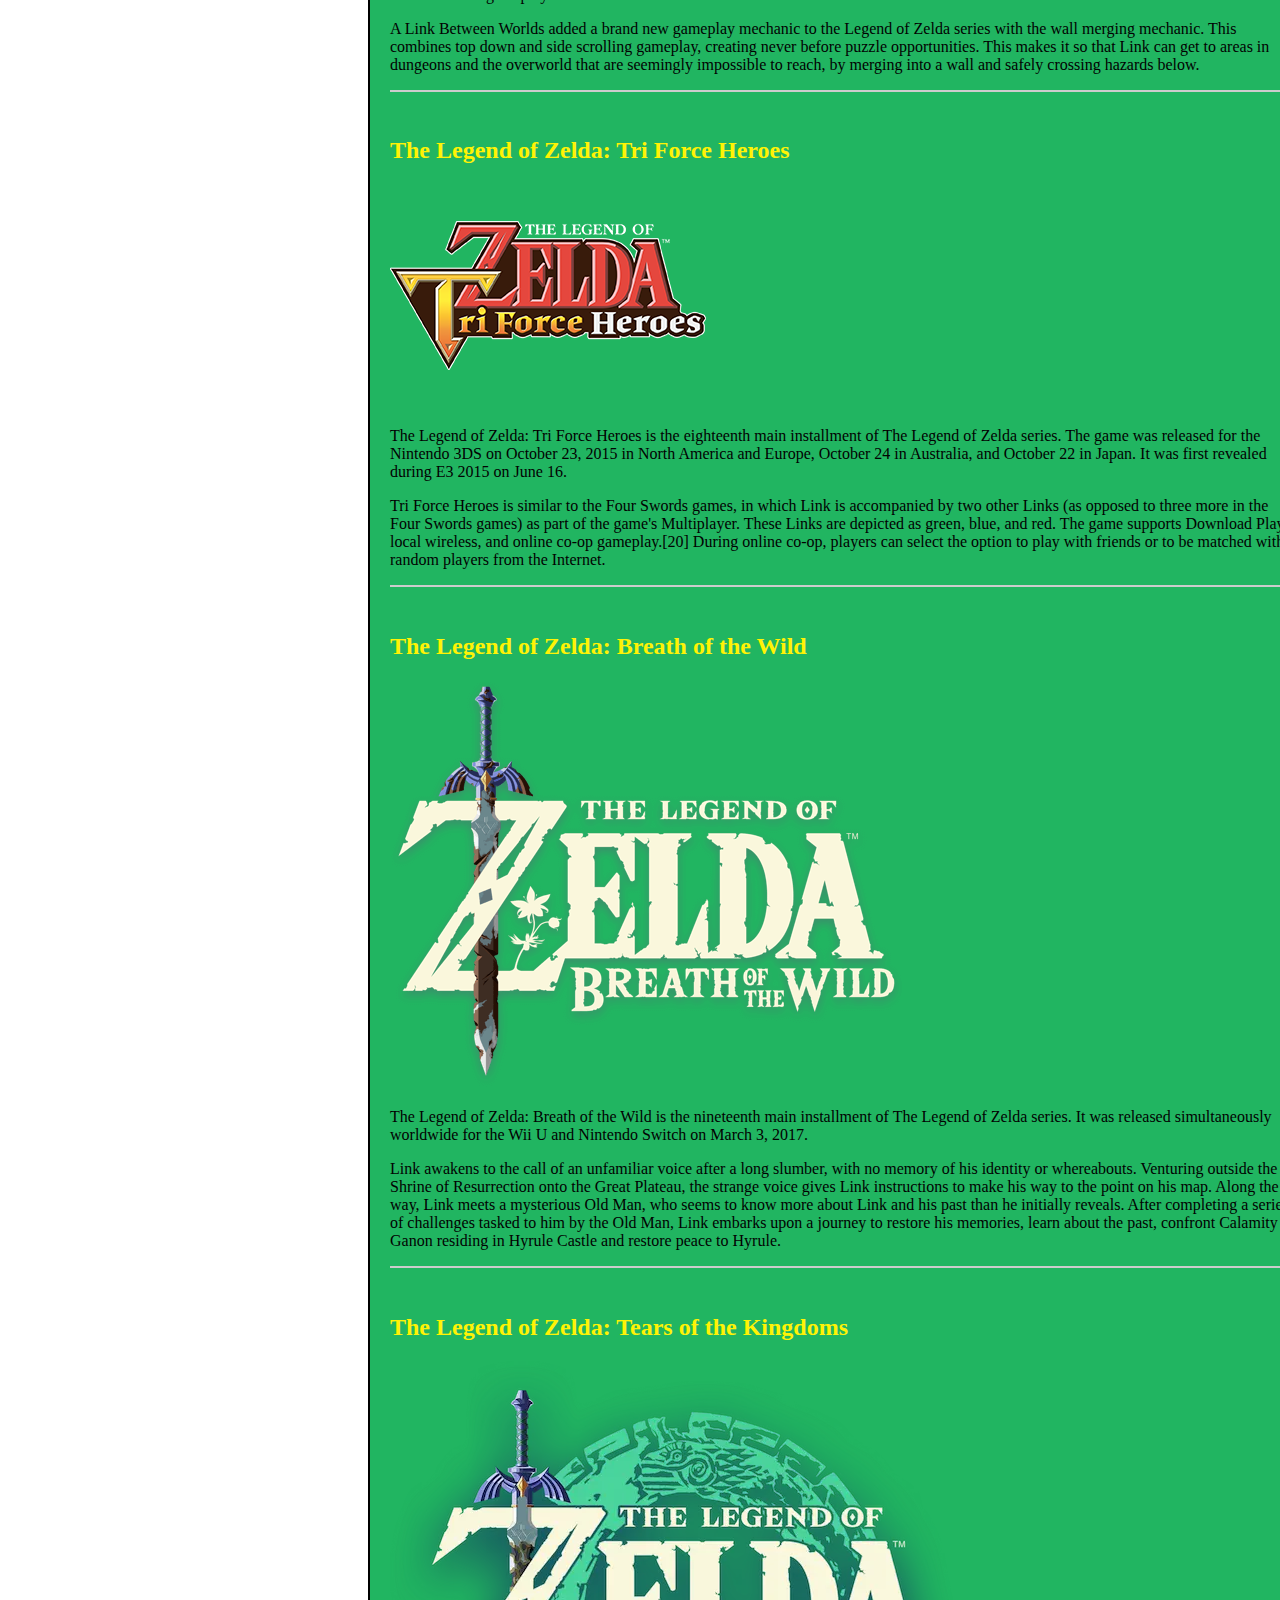
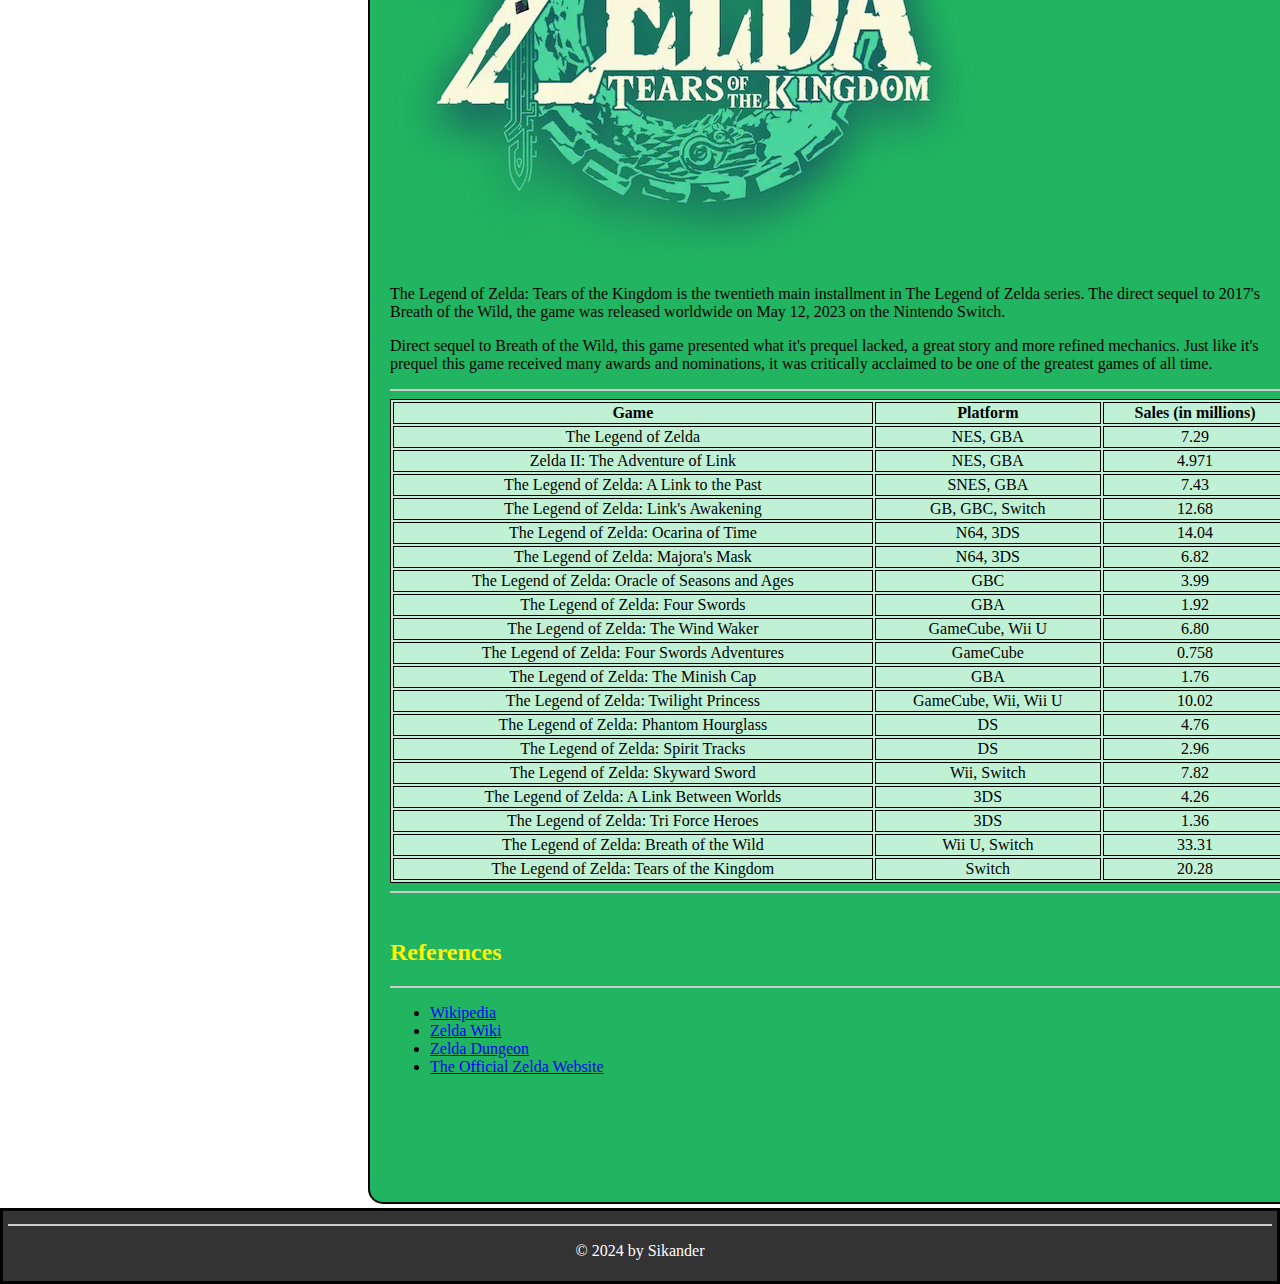
<file: Assignment-2/zelda.html>
<!DOCTYPE html>
<html lang="en">
    <head>
        <meta charset="UTF-8">
        <title>Zelda</title>
        <link rel="stylesheet" href="./CSS-Files/Zelda.css">
        <link rel="stylesheet" href="CSS-Files/common.css">
        <link rel="icon" href="Pictures/Icons/Zelda.png" type="image/x-icon">
    </head>
    <body id="zeldabody">
        <header>
            <nav class="navbarfixed">
                <ul id="navul">
                    <li class="navbar"> <a href="./index.html">Home</a> </li>
                    <li class="navbar"> <a href="./mario.html">Mario</a> </li>
                    <li id="zeldanav"> <a href="./zelda.html">Zelda</a> </li>
                    <li class="navbar"> <a href="./smash.html">Smash Bros</a> </li>
                </ul>
                    <div class="dropdown">
                        <button class="mariomenu"><img src="Pictures/mario-pics/drop-menu.png" alt="1"></button>
                        <div class="dropdown-content">
                            <a href="#1">Legend of Zelda</a>
                            <a href="#2">Zelda II: The Adventure of Link</a>
                            <a href="#3">The Legend of Zelda: A Link to the Past</a>
                            <a href="#4">The Legend of Zelda: Link's Awakening</a>
                            <a href="#5">The Legend of Zelda: Ocarina of Time</a>
                            <a href="#6">The Legend of Zelda: Majora's Mask</a>
                            <a href="#7">The Legend of Zelda: Oracle of Seasons and Oracle of Ages</a>
                            <a href="#8">The Legend of Zelda: Four Swords</a>
                            <a href="#9">The Legend of Zelda: The Wind Waker</a>
                            <a href="#10">The Legend of Zelda: Four Swords Adventures</a>
                            <a href="#11">The Legend of Zelda: The Minish Cap</a>
                            <a href="#12">The Legend of Zelda: Twilight Princess</a>
                            <a href="#13">The Legend of Zelda: Phantom Hourglass</a>
                            <a href="#14">The Legend of Zelda: Spirit Tracks</a>
                            <a href="#15">The Legend of Zelda: Skyward Sword</a>
                            <a href="#16">The Legend of Zelda: A Link Between Worlds</a>
                            <a href="#17">The Legend of Zelda: Tri Force Heroes</a>
                            <a href="#18">The Legend of Zelda: Breath of the Wild</a>
                            <a href="#19">The Legend of Zelda: Tears of the Kingdoms</a>
                        </div>
                    </div>
            </nav>
            
            <div id="contentboxzelda">
                <h1>Contents</h1>
                <ol>
                    <li> <a href="#creation"><h2>Creation</h2></a></li>
                    <li><a href="#Games"><h2>Games</h2></a>
                        <ul>
                            <li><a href="#1">Legend of Zelda</a></li>
                            <li><a href="#2">Zelda II: The Adventure of Link</a></li>
                            <li><a href="#3">The Legend of Zelda: A Link to the Past</a></li>
                            <li><a href="#4">The Legend of Zelda: Link's Awakening</a></li>
                            <li><a href="#5">The Legend of Zelda: Ocarina of Time</a></li>
                            <li><a href="#6">The Legend of Zelda: Majora's Mask</a></li>
                            <li><a href="#7">The Legend of Zelda: Oracle of Seasons and Oracle of Ages</a></li>
                            <li><a href="#8">The Legend of Zelda: Four Swords</a></li>
                            <li><a href="#9">The Legend of Zelda: The Wind Waker</a></li>
                            <li><a href="#10">The Legend of Zelda: Four Swords Adventures</a></li>
                            <li><a href="#11">The Legend of Zelda: The Minish Cap</a></li>
                            <li><a href="#12">The Legend of Zelda: Twilight Princess</a></li>
                            <li><a href="#13">The Legend of Zelda: Phantom Hourglass</a></li>
                            <li><a href="#14">The Legend of Zelda: Spirit Tracks</a></li>
                            <li><a href="#15">The Legend of Zelda: Skyward Sword</a></li>
                            <li><a href="#16">The Legend of Zelda: A Link Between Worlds</a></li>
                            <li><a href="#17">The Legend of Zelda: Tri Force Heroes</a></li>
                            <li><a href="#18">The Legend of Zelda: Breath of the Wild</a></li>
                            <li><a href="#19">The Legend of Zelda: Tears of the Kingdoms</a></li>
                        </ul>
                    </li>
                    <li><a href="#References">References</a></li>
                </ol>
            </div>
        </header>
        <main>
            
            <div id="zeldabox">
                <h1 id="zeldatitle"> The Legend of Zelda</h1>
                <div id="zc">
                    <img src="Pictures/Icons/Zelda.png" alt="0">
                    <section id="creation">
                        <br>
                        <h2>Creation</h2>
                        <hr>
                        <p>The Legend of Zelda series is one of the most iconic and beloved franchises in gaming history. Created by legendary game designer Shigeru Miyamoto (who also created other iconic Nintendo franchises like Mario and Donkey Kong), the first game was released in 1986 for the Nintendo Entertainment System (NES).
                        Miyamoto drew inspiration for the series from his childhood experiences exploring the forests, caves and lakes near his home in Japan. He wanted to create a game that captured the sense of adventure and exploration he felt as a child – and The Legend of Zelda was the result!</p>
                        <hr>
                    </section>
                        <section id="Games">
                        <br>
                        <br><h2>Games</h2>
                        <hr>
                        <br>
                            <article id="1">
                                <br>
                                <br><h2>Legend of Zelda</h2>
                                <br><img src="Pictures/zelda-pics/1.png" alt="1">
                                <p>The Legend of Zelda is the first installment in the Zelda franchise, and its success allowed the development of many sequels in the spawn of over three decades. The game itself introduces a new level of gaming for its time, one that includes roleplaying, action, adventure, and puzzle/logic.</p>
                                
                                <p>The goal of The Legend of Zelda is to collect the 8 pieces of the Triforce of Wisdom, defeat Ganon, and to rescue Princess Zelda. To obtain the pieces of the Triforce of Wisdom, the player must take on the role of the hero, Link, and explore the first eight dungeons in the game before embarking on the journey to the final dungeon, Level 9: Death Mountain, to defeat the evil wizard Ganon.</p>
                                
                                <hr>
                            </article>
                            <article id="2">
                                <br>
                                <h2>Zelda II: The Adventure of Link</h2>
                                <img src="Pictures/zelda-pics/2.png" alt="2">
                                
                                <p>A little under a year after the international first installment of the series, Zelda II: The Adventure of Link was released for the Nintendo Entertainment System, taking the series in a different direction with this side-scrolling adventure.</p>
                                
                                <p>The Adventure of Link is without a doubt the hardest Zelda game to date according to most fans of the series. One of these challenges was the aspect of introducing a "lives system" that further made the game frustrating when Link ran out of lives and was forced to return to the starting area, having to traverse across Hyrule and back into the treacherous dungeons where they fell. </p>
                                <hr>
                            </article>
                            <article id="3">
                                <br>
                                <h2>The Legend of Zelda: A Link to the Past</h2>
                                <img src="Pictures/zelda-pics/3.png" alt="3">
                                
                                <p>The Legend of Zelda: A Link to the Past is the third main installment of The Legend of Zelda series, and the first and only title for the Super Nintendo Entertainment System, released in 1991 in Japan and 1992 in the United States.</p>
                                
                                <p>A Link to the Past was a return to the overhead view and gameplay style of The Legend of Zelda. The game was also the first in the franchise to have a real, tangible art style. The previous installments on the NES, due to resolution and color limitations were unable to attain this.</p>
                                <hr>
                            </article>
                            <article id="4">
                                <br>
                                <h2>The Legend of Zelda: Link's Awakening</h2>
                                <img src="Pictures/zelda-pics/4.png" alt="4">
                                
                                <p>The Legend of Zelda: Link's Awakening is the fourth main installment of The Legend of Zelda series. It is the first title in the series to be released on handheld system, and the only Zelda title on the original Game Boy. </p>
                                
                                <p>A colorized update, titled Link's Awakening DX, was released for the Game Boy Color in 1998. During a Nintendo Direct on February 13, 2019, an eponymous remake of the game was announced for Nintendo Switch. The remake was released on September 20, 2019.</p>
                                
                                <hr>
                            </article>
                            <article id="5">
                                <br>
                                <h2>The Legend of Zelda: Ocarina of Time</h2>
                                <img src="Pictures/zelda-pics/5.png" alt="5">
                                
                                <p>The Legend of Zelda: Ocarina of Time is the fifth main installment of The Legend of Zelda series and the first to be released for the Nintendo 64. It was one of the most highly anticipated games of its age, and is listed among the greatest video games ever created by numerous websites and magazines.</p>
                                
                                <p>At E3 2010, a remake of the game for Nintendo 3DS was announced, called Ocarina of Time 3D. The remake was released in June 2011.</p>
                                <hr>
                            </article>
                            <article id="6">
                                <br>
                                <h2>The Legend of Zelda: Majora's Mask</h2>
                                <img src="Pictures/zelda-pics/6.png" alt="6">
                                
                                <p>The Legend of Zelda: Majora's Mask is the sixth main installment of The Legend of Zelda series, first released on the Nintendo 64 in 2000. Unique among The Legend of Zelda series, the game includes a time system that spans three days, and this cycle must be reset periodically to progress through the game.</p>
                                
                                <p>Majora's Mask is the sequel to the first 3D Zelda game, Ocarina of Time, and uses the same engine, as well as many graphic resources. Many of the conventions pioneered in Ocarina of Time are present in Majora's Mask, including characters, enemies, and items.</p>
                                <hr>
                            </article>
                            <article id="7">
                                <br>
                                <h2>The Legend of Zelda: Oracle of Seasons and Oracle of Ages</h2>
                                <img src="Pictures/zelda-pics/7.png" alt="7">
                                
                                <p>The Legend of Zelda: Oracle of Seasons and The Legend of Zelda: Oracle of Ages are seventh and eighth installments in The Legend of Zelda series, developed by Flagship (a subsidiary of Capcom) and published by Nintendo for the Game Boy Color.</p>
                                
                                <p>When one is beaten, it can be linked to other game through the use of passwords. By completing the linked game, you can fight Twinrova and Ganon, completing the two games to their full extent.</p>
                                <hr>
                            </article>
                            <article id="8">
                                <br>
                                <h2>The Legend of Zelda: Four Swords</h2>
                                <img src="Pictures/zelda-pics/8.png" alt="8">
                                
                                <p>The Legend of Zelda: Four Swords is the ninth main installment of The Legend of Zelda series, released alongside A Link to the Past for the Game Boy Advance as a package known as A Link to the Past & Four Swords.</p>
                                
                                <p>As part of the 25th Anniversary of The Legend of Zelda series, an enhanced port of the game was released for the Nintendo DSi and Nintendo 3DS as a limited-time free download, Four Swords Anniversary Edition.</p>
                                <hr>
                            </article>
                            <article id="9">
                                <br>
                                <h2>The Legend of Zelda: The Wind Waker</h2>
                                <img src="Pictures/zelda-pics/9.png" alt="9">
                                
                                <p>The Legend of Zelda: The Wind Waker is the tenth main installment of The Legend of Zelda series. It is the first Zelda game for the Nintendo GameCube & the sixth game in the series to be released on a Home console.</p>
                                
                                <p>The Wind Waker is notable for being the first game in the series to employ cel-shading, a lighting and texturing technique that results in the game having a cartoon-like appearance.</p>
                                
                                <p>During a Nintendo Direct on January 23, 2013, an enhanced remaster of the game was announced for the Wii U console, called The Wind Waker HD, and was released during the Fall of that year.</p>
                                <hr>
                            </article>
                            <article id="10">
                                <br>
                                <h2>The Legend of Zelda: Four Swords Adventures</h2>
                                <img src="Pictures/zelda-pics/10.png" alt="10">
                                
                                <p>The Legend of Zelda: Four Swords Adventures is the eleventh main installment of The Legend of Zelda series. It incorporates a graphical style that combines Four Swords and A Link to the Past. It is the only console Zelda title to date to incorporate multiplayer elements into its main campaign.</p>
                                
                                <p>Also, it is the only title to break locations and temples up into succinct, separate stages and levels which can be replayed even after beating them once. The game itself, though an innovation in Zelda gameplay, is heavily inspired by the music, graphics, and locations of A Link to the Past.</p>
                                <hr>
                            </article>
                            <article id="11">
                                <br>
                                <h2>The Legend of Zelda: The Minish Cap</h2>
                                <img src="Pictures/zelda-pics/11.png" alt="11">
                                
                                <p>The Legend of Zelda: The Minish Cap is the twelfth main installment of The Legend of Zelda series. It was released for the Game Boy Advance in 2004.</p>
                                
                                <p>The Minish Cap features the fully explorable land of Hyrule, although it can be viewed from the eyes of a human or the eyes of a Minish, a race of tiny people and an alternate form that Link can transform into.</p>
                                
                                <hr>
                            </article>
                            <article id="12">
                                <br>
                                <h2>The Legend of Zelda: Twilight Princess</h2>
                                <img src="Pictures/zelda-pics/12.png" alt="12">
                                
                                <p>The Legend of Zelda: Twilight Princess is the thirteenth main installment of The Legend of Zelda series, released for both the Nintendo GameCube and Wii. It was highly anticipated by many members of the gaming community and was regarded as finally fulfilling the dreams of those who wanted a much more realistic and mature Zelda game,</p>
                                
                                <p>During a Nintendo Direct on November 12, 2015, a remaster of the game for Wii U called Twilight Princess HD was announced, and was later released in March 2016. On December 5, 2017, Twilight Princess was released on the NVIDIA Shield TV exclusively in China.</p>
                                
                                <hr>
                            </article>
                            <article id="13">
                                <br>
                                <h2>The Legend of Zelda: Phantom Hourglass</h2>
                                <img src="Pictures/zelda-pics/13.png" alt="13">
                                
                                <p>The Legend of Zelda: Phantom Hourglass is the fourteenth main installment of The Legend of Zelda series. It is the first The Legend of Zelda game for the Nintendo DS and a direct sequel to The Wind Waker.</p>
                                
                                <p>Like the 2D games, excluding The Adventure of Link, Phantom Hourglass features a top-down view. However, some sections of the game such as certain boss battles and the ocean feature a more traditional 3D view. The entire game can be controlled using just the Nintendo DS stylus, using it to tap or swipe on the screen to strike with Link's sword or use the six unique items found throughout the game.</p>
                                
                                <hr>
                            </article>
                            <article id="14">
                                <br>
                                <h2>The Legend of Zelda: Spirit Tracks</h2>
                                <img src="Pictures/zelda-pics/14.png" alt="14">
                                
                                <p>The Legend of Zelda: Spirit Tracks is the fifteenth main installment of The Legend of Zelda series. It is the second Zelda game for the Nintendo DS.</p>
                                
                                <p>Link must create new tracks by defeating a level in the Tower of Spirits obtaining a section of the Rail Map. Link must then enter the sanctuary of the specific realm and play a duet with a Lokomo, creating the tracks necessary to enter the Temple of the specific realm. After defeating the Temple, Link must return to the Tower of Spirits to obtain yet another section of the Rail Map. Link must defeat all five Temples and all six levels of the Tower of Spirits and then defeat Malladus to complete his epic adventure.</p>
                                <hr>
                            </article>
                            <article id="15">
                                <br>
                                <h2>The Legend of Zelda: Skyward Sword</h2>
                                <img src="Pictures/zelda-pics/15.png" alt="15">
                                
                                <p>The Legend of Zelda: Skyward Sword is the sixteenth main installment of The Legend of Zelda series. It is the first The Legend of Zelda game created specifically with the Wii in mind, and requires Wii Motion Plus.</p>
                                
                                <p>A high-definition remaster of the game, Skyward Sword HD, was confirmed as part of the February 17, 2021 Nintendo Direct.[10] It was released on July 16, 2021.</p>
                                
                                <hr>
                            </article>
                            <article id="16">
                                <br>
                                <h2>The Legend of Zelda: A Link Between Worlds</h2>
                                <img src="Pictures/zelda-pics/16.png" alt="16">
                                
                                <p>The Legend of Zelda: A Link Between Worlds is the seventeenth main installment of The Legend of Zelda series. It is the first Zelda title developed specifically for the Nintendo 3DS and an indirect sequel to A Link to the Past, featuring the same version of Hyrule but new characters and gameplay elements.</p>
                                
                                <p>A Link Between Worlds added a brand new gameplay mechanic to the Legend of Zelda series with the wall merging mechanic. This combines top down and side scrolling gameplay, creating never before puzzle opportunities. This makes it so that Link can get to areas in dungeons and the overworld that are seemingly impossible to reach, by merging into a wall and safely crossing hazards below.</p>
                                
                                <hr>
                            </article>
                            <article id="17">
                                <br>
                                <h2>The Legend of Zelda: Tri Force Heroes</h2>
                                <img src="Pictures/zelda-pics/17.png" alt="17">
                                
                                <p>The Legend of Zelda: Tri Force Heroes is the eighteenth main installment of The Legend of Zelda series. The game was released for the Nintendo 3DS on October 23, 2015 in North America and Europe, October 24 in Australia, and October 22 in Japan. It was first revealed during E3 2015 on June 16.</p>
                                
                                <p>Tri Force Heroes is similar to the Four Swords games, in which Link is accompanied by two other Links (as opposed to three more in the Four Swords games) as part of the game's Multiplayer. These Links are depicted as green, blue, and red. The game supports Download Play, local wireless, and online co-op gameplay.[20] During online co-op, players can select the option to play with friends or to be matched with random players from the Internet.</p>
                                
                                <hr>
                            </article>
                            <article id="18">
                                <br>
                                <h2>The Legend of Zelda: Breath of the Wild</h2>
                                <img src="Pictures/zelda-pics/18.png" alt="18">
                                
                                <p>The Legend of Zelda: Breath of the Wild is the nineteenth main installment of The Legend of Zelda series. It was released simultaneously worldwide for the Wii U and Nintendo Switch on March 3, 2017.</p>
                                
                                <p>Link awakens to the call of an unfamiliar voice after a long slumber, with no memory of his identity or whereabouts. Venturing outside the Shrine of Resurrection onto the Great Plateau, the strange voice gives Link instructions to make his way to the point on his map. Along the way, Link meets a mysterious Old Man, who seems to know more about Link and his past than he initially reveals. After completing a series of challenges tasked to him by the Old Man, Link embarks upon a journey to restore his memories, learn about the past, confront Calamity Ganon residing in Hyrule Castle and restore peace to Hyrule.</p>
                                
                                <hr>
                            </article>
                            <article id="19">
                                <br>
                                <h2>The Legend of Zelda: Tears of the Kingdoms</h2>
                                <img src="Pictures/zelda-pics/19.webp" alt="19">
                                
                                <p>The Legend of Zelda: Tears of the Kingdom is the twentieth main installment in The Legend of Zelda series. The direct sequel to 2017's Breath of the Wild, the game was released worldwide on May 12, 2023 on the Nintendo Switch.</p>
                                
                                <p>Direct sequel to Breath of the Wild, this game presented what it's prequel lacked, a great story and more refined mechanics. Just like it's prequel this game received many awards and nominations, it was critically acclaimed to be one of the greatest games of all time.</p>
                                
                                <hr>
                            </article>
                            <table style="width: 100%;">
                                <tr>
                                    <th>Game</th>
                                    <th>Platform</th>
                                    <th>Sales (in millions)</th>
                                </tr>
                                <tr>
                                    <td>The Legend of Zelda</td>
                                    <td>NES, GBA</td>
                                    <td>7.29</td>
                                </tr>
                                <tr>
                                    <td>Zelda II: The Adventure of Link</td>
                                    <td>NES, GBA</td>
                                    <td>4.971</td>
                                </tr>
                                <tr>
                                    <td>The Legend of Zelda: A Link to the Past</td>
                                    <td>SNES, GBA</td>
                                    <td>7.43</td>
                                </tr>
                                <tr>
                                    <td>The Legend of Zelda: Link's Awakening</td>
                                    <td>GB, GBC, Switch</td>
                                    <td>12.68</td>
                                </tr>
                                <tr>
                                    <td>The Legend of Zelda: Ocarina of Time</td>
                                    <td>N64, 3DS</td>
                                    <td>14.04</td>
                                </tr>
                                <tr>
                                    <td>The Legend of Zelda: Majora's Mask</td>
                                    <td>N64, 3DS</td>
                                    <td>6.82</td>
                                </tr>
                                <tr>
                                    <td>The Legend of Zelda: Oracle of Seasons and Ages</td>
                                    <td>GBC</td>
                                    <td>3.99</td>
                                </tr>
                                <tr>
                                    <td>The Legend of Zelda: Four Swords</td>
                                    <td>GBA</td>
                                    <td>1.92</td>
                                </tr>
                                <tr>
                                    <td>The Legend of Zelda: The Wind Waker</td>
                                    <td>GameCube, Wii U</td>
                                    <td>6.80</td>
                                </tr>
                                <tr>
                                    <td>The Legend of Zelda: Four Swords Adventures</td>
                                    <td>GameCube</td>
                                    <td>0.758</td>
                                </tr>
                                <tr>
                                    <td>The Legend of Zelda: The Minish Cap</td>
                                    <td>GBA</td>
                                    <td>1.76</td>
                                </tr>
                                <tr>
                                    <td>The Legend of Zelda: Twilight Princess</td>
                                    <td>GameCube, Wii, Wii U</td>
                                    <td>10.02</td>
                                </tr>
                                <tr>
                                    <td>The Legend of Zelda: Phantom Hourglass</td>
                                    <td>DS</td>
                                    <td>4.76</td>
                                </tr>
                                <tr>
                                    <td>The Legend of Zelda: Spirit Tracks</td>
                                    <td>DS</td>
                                    <td>2.96</td>
                                </tr>
                                <tr>
                                    <td>The Legend of Zelda: Skyward Sword</td>
                                    <td>Wii, Switch</td>
                                    <td>7.82</td>
                                </tr>
                                <tr>
                                    <td>The Legend of Zelda: A Link Between Worlds</td>
                                    <td>3DS</td>
                                    <td>4.26</td>
                                </tr>
                                <tr>
                                    <td>The Legend of Zelda: Tri Force Heroes</td>
                                    <td>3DS</td>
                                    <td>1.36</td>
                                </tr>
                                <tr>
                                    <td>The Legend of Zelda: Breath of the Wild</td>
                                    <td>Wii U, Switch</td>
                                    <td>33.31</td>
                                </tr>
                                <tr>
                                    <td>The Legend of Zelda: Tears of the Kingdom</td>
                                    <td>Switch</td>
                                    <td>20.28</td>
                                </tr>
                            </table>
                        </section>
                        <section id="References">
                            <hr>
                            <br><h2>References</h2>
                            <hr>
                            <ul>
                                <li><a href="https://en.wikipedia.org/wiki/The_Legend_of_Zelda">Wikipedia</a></li>
                                <li><a href="https://zeldawiki.wiki/wiki/Main_Page">Zelda Wiki</a></li>
                                <li><a href="https://www.zeldadungeon.net/wiki/Main_Page">Zelda Dungeon</a></li>
                                <li><a href="https://zelda.nintendo.com/">The Official Zelda Website</a></li>
                            </ul>
                        </section>
                        <br>
                        <br>
                        <br>
                        <br>
                        <br>
                </div>
            </div>
        </main>
        <footer>
            <hr> 
            <p>&copy; 2024 by Sikander<p>
        </footer>
    </body>
</html>
</file>
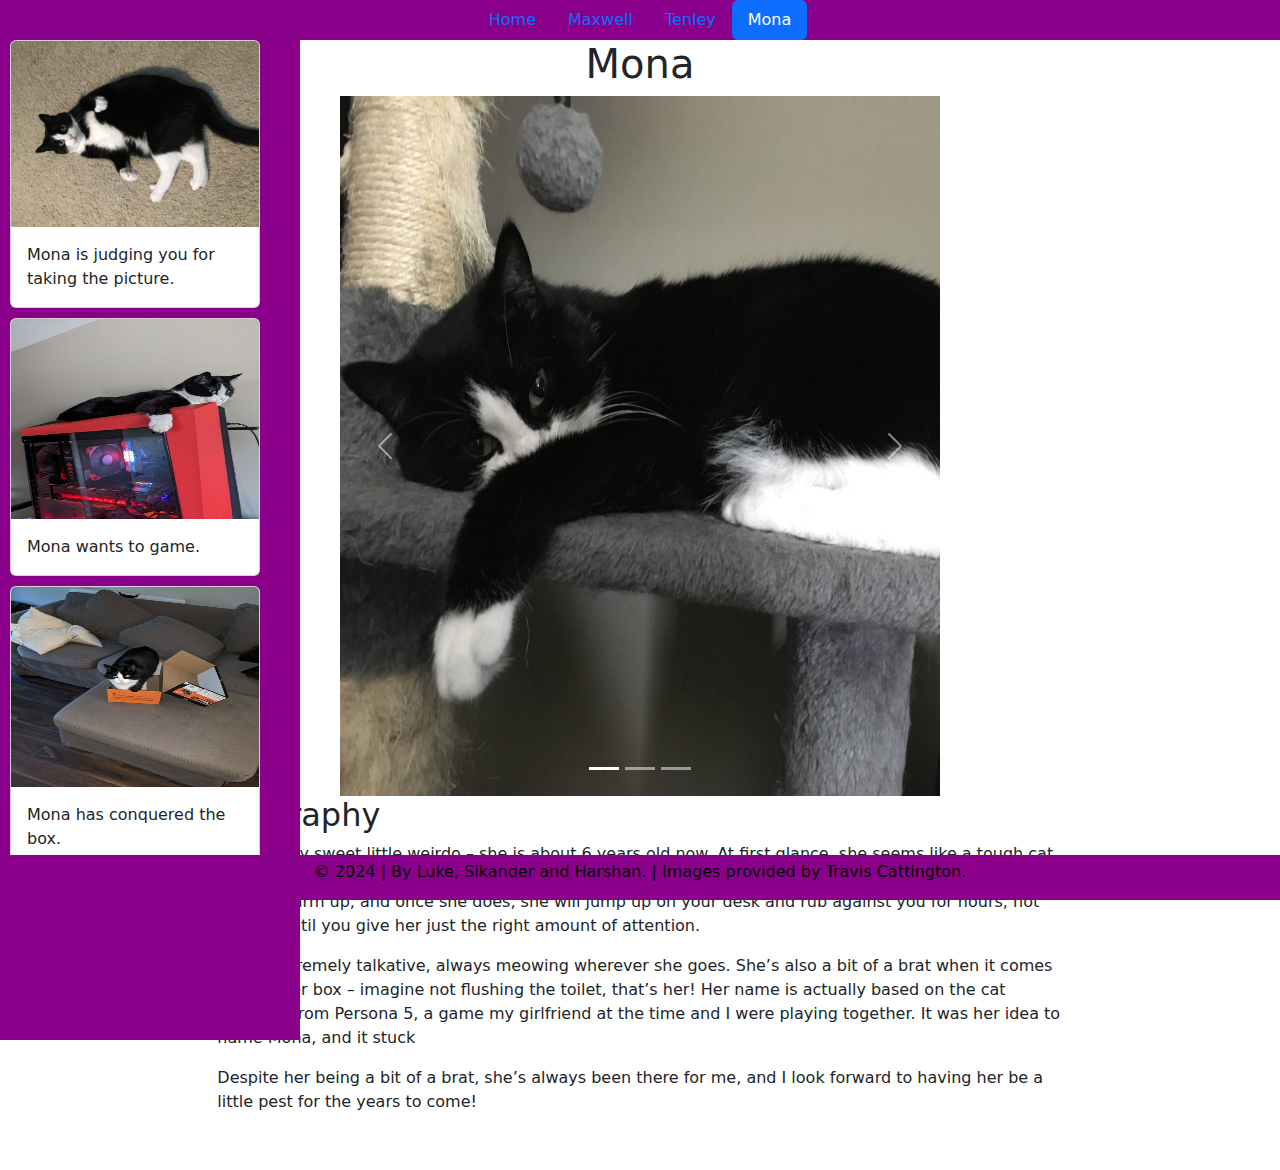
<file: Assignment-3/mona.html>
<!DOCTYPE html>
<html lang="en">
    <head>
        <meta charset="UTF-8">
        <meta name="viewport" content="width=device-width, initial-scale=1.0">
        <title>Mona's page</title>
        <!-- Bootstrap CSS  -->
        <link href="https://cdn.jsdelivr.net/npm/bootstrap@5.3.3/dist/css/bootstrap.min.css" rel="stylesheet" integrity="sha384-QWTKZyjpPEjISv5WaRU9OFeRpok6YctnYmDr5pNlyT2bRjXh0JMhjY6hW+ALEwIH" crossorigin="anonymous">
        <!-- Custom CSS  -->
        <link rel="stylesheet" href="CSS-Files/mona.css">
    </head>
    <body>
        <header>
            <nav>
                <ul class="nav nav-pills justify-content-center">
                    <li>
                        <div id="MobileSide">
                            <button class="btn" type="button" data-bs-toggle="offcanvas" data-bs-target="#staticBackdrop" aria-controls="staticBackdrop"><svg xmlns="http://www.w3.org/2000/svg" width="16" height="16" fill="currentColor" class="bi bi-list" viewBox="0 0 16 16">
                                <path fill-rule="evenodd" d="M2.5 12a.5.5 0 0 1 .5-.5h10a.5.5 0 0 1 0 1H3a.5.5 0 0 1-.5-.5m0-4a.5.5 0 0 1 .5-.5h10a.5.5 0 0 1 0 1H3a.5.5 0 0 1-.5-.5m0-4a.5.5 0 0 1 .5-.5h10a.5.5 0 0 1 0 1H3a.5.5 0 0 1-.5-.5"/>
                                </svg>
                            </button>
                            <div class="offcanvas offcanvas-start" data-bs-backdrop="static" tabindex="-1" id="staticBackdrop" aria-labelledby="staticBackdropLabel"  style="background-color: #8b008b;">
                                <div class="offcanvas-header">
                                    <h5 class="offcanvas-title" id="staticBackdropLabel">Cards</h5>
                                    <button type="button" class="btn-close" data-bs-dismiss="offcanvas" aria-label="Close"></button>
                                </div>
                                <div class="offcanvas-body">
                                    <div class="card" style="margin-left: 10px; margin-bottom: 10px; max-height: 300px; width: 300px;">
                                        <img src="images/Mona/mona1.jpg" class="card-img-top" alt="MaxSleep" style=" max-height: 200px;">
                                        <div class="card-body">
                                            <p class="card-text">Mona is judging you for taking the picture.</p>
                                        </div>
                                    </div>
                                    <div class="card" style="margin-left: 10px; margin-bottom: 10px; max-height: 300px; width: 300px;">
                                        <img src="images/Mona/mona5.jpg" class="card-img-top" alt="MaxBox" style=" max-height: 200px;">
                                        <div class="card-body">
                                            <p class="card-text">Mona wants to game.</p>
                                        </div>
                                    </div>
                                    <div class="card" style="margin-left: 10px; margin-bottom: 10px; max-height: 300px; width: 300px;">
                                        <img src="images/Mona/mona8.jpg" class="card-img-top" alt="MaxDumbBox" style=" max-height: 200px;">
                                        <div class="card-body">
                                            <p class="card-text">Mona has conquered the box.</p>
                                        </div>
                                  </div>
                                </div>
                            </div>
                        </div>
                    </li>
                    <li class="nav-item"><a class="nav-link" href="index.html">Home</a></li>
                    <li class="nav-item"><a class="nav-link" href="maxwell.html">Maxwell</a></li>
                    <li class="nav-item"><a class="nav-link" href="tenley.html">Tenley</a></li>
                    <li class="nav-item"><a class="nav-link active" aria-current="page" href="mona.html">Mona</a></li>
                </ul>
            </nav>
        </header>
        <div class="row">
            <div class=" col-1 col-md-2 col-sm-1 col-lg-2">
                <div id="sidebar">
                    <div class="card" style="margin-left: 10px; margin-bottom: 10px; max-height: 300px; width: 250px;">
                        <img src="images/Mona/mona1.jpg" class="card-img-top" alt="MaxSleep" style=" max-height: 200px;">
                        <div class="card-body">
                            <p class="card-text">Mona is judging you for taking the picture.</p>
                        </div>
                    </div>
                    <div class="card" style="margin-left: 10px; margin-bottom: 10px; max-height: 300px; width: 250px;">
                        <img src="images/Mona/mona5.jpg" class="card-img-top" alt="MaxBox" style=" max-height: 200px;">
                        <div class="card-body">
                            <p class="card-text">Mona wants to game.</p>
                        </div>
                    </div>
                    <div class="card" style="margin-left: 10px; margin-bottom: 10px; max-height: 300px; width: 250px;">
                        <img src="images/Mona/mona8.jpg" class="card-img-top" alt="MaxDumbBox" style=" max-height: 200px;">
                        <div class="card-body">
                            <p class="card-text">Mona has conquered the box.</p>
                        </div>
                    </div>
                </div>
            </div>
            <div class="col-10 col-md-8 col-sm-10 col-lg-8">
                <div class="container">
                    <h1>Mona</h1>
                    <div id="carousel" class="carousel slide">
                        <div class="carousel-indicators">
                            <button type="button" data-bs-target="#carousel" data-bs-slide-to="0" class="active" aria-current="true" aria-label="Slide 1"></button>
                            <button type="button" data-bs-target="#carousel" data-bs-slide-to="1" aria-label="Slide 2"></button>
                            <button type="button" data-bs-target="#carousel" data-bs-slide-to="2" aria-label="Slide 3"></button>
                        </div>
                        <div class="carousel-inner">
                            <img class="carousel-item active" height="700" width="700" src="images/Mona/mona2.jpg" alt="Mona1">
                            <img class="carousel-item" height="700" width="700" src="images/Mona/mona9.jpg" alt="Mona2">
                            <img class="carousel-item" height="700" width="700" src="images/Mona/mona12.jpg" alt="Mona3">
                        </div>
                        <button class="carousel-control-prev" type="button" data-bs-target="#carousel" data-bs-slide="prev">
                            <span class="carousel-control-prev-icon" aria-hidden="true"></span>
                            <span class="visually-hidden">Previous</span>
                        </button>
                        <button class="carousel-control-next" type="button" data-bs-target="#carousel" data-bs-slide="next">
                            <span class="carousel-control-next-icon" aria-hidden="true"></span>
                            <span class="visually-hidden">Next</span>
                        </button>
                    </div>
                </div>
                <article id=biograghy-3>
                    <h2>Biography</h2>
                    <p>Mona is my sweet little weirdo – she is about 6 years old now. At first glance, she seems like a tough cat to love: always on edge, anxious, shy, and seems to not like being touched. But she just takes some time to warm up, and once she does, she will jump up on your desk and rub against you for hours, not leaving until you give her just the right amount of attention.</p>
                    <p>She is extremely talkative, always meowing wherever she goes. She’s also a bit of a brat when it comes to the litter box – imagine not flushing the toilet, that’s her! Her name is actually based on the cat Morgana from Persona 5, a game my girlfriend at the time and I were playing together. It was her idea to name Mona, and it stuck</p>
                    <p>Despite her being a bit of a brat, she’s always been there for me, and I look forward to having her be a little pest for the years to come!</p>
                </article>
            </div>
        </div>
        <footer>
            <p>&copy; 2024 | By Luke, Sikander and Harshan. | Images provided by Travis Cattington.</p>
        </footer>
        <script src="https://cdn.jsdelivr.net/npm/bootstrap@5.3.3/dist/js/bootstrap.bundle.min.js" integrity="sha384-YvpcrYf0tY3lHB60NNkmXc5s9fDVZLESaAA55NDzOxhy9GkcIdslK1eN7N6jIeHz" crossorigin="anonymous"></script>
    </body>
</html>
</file>
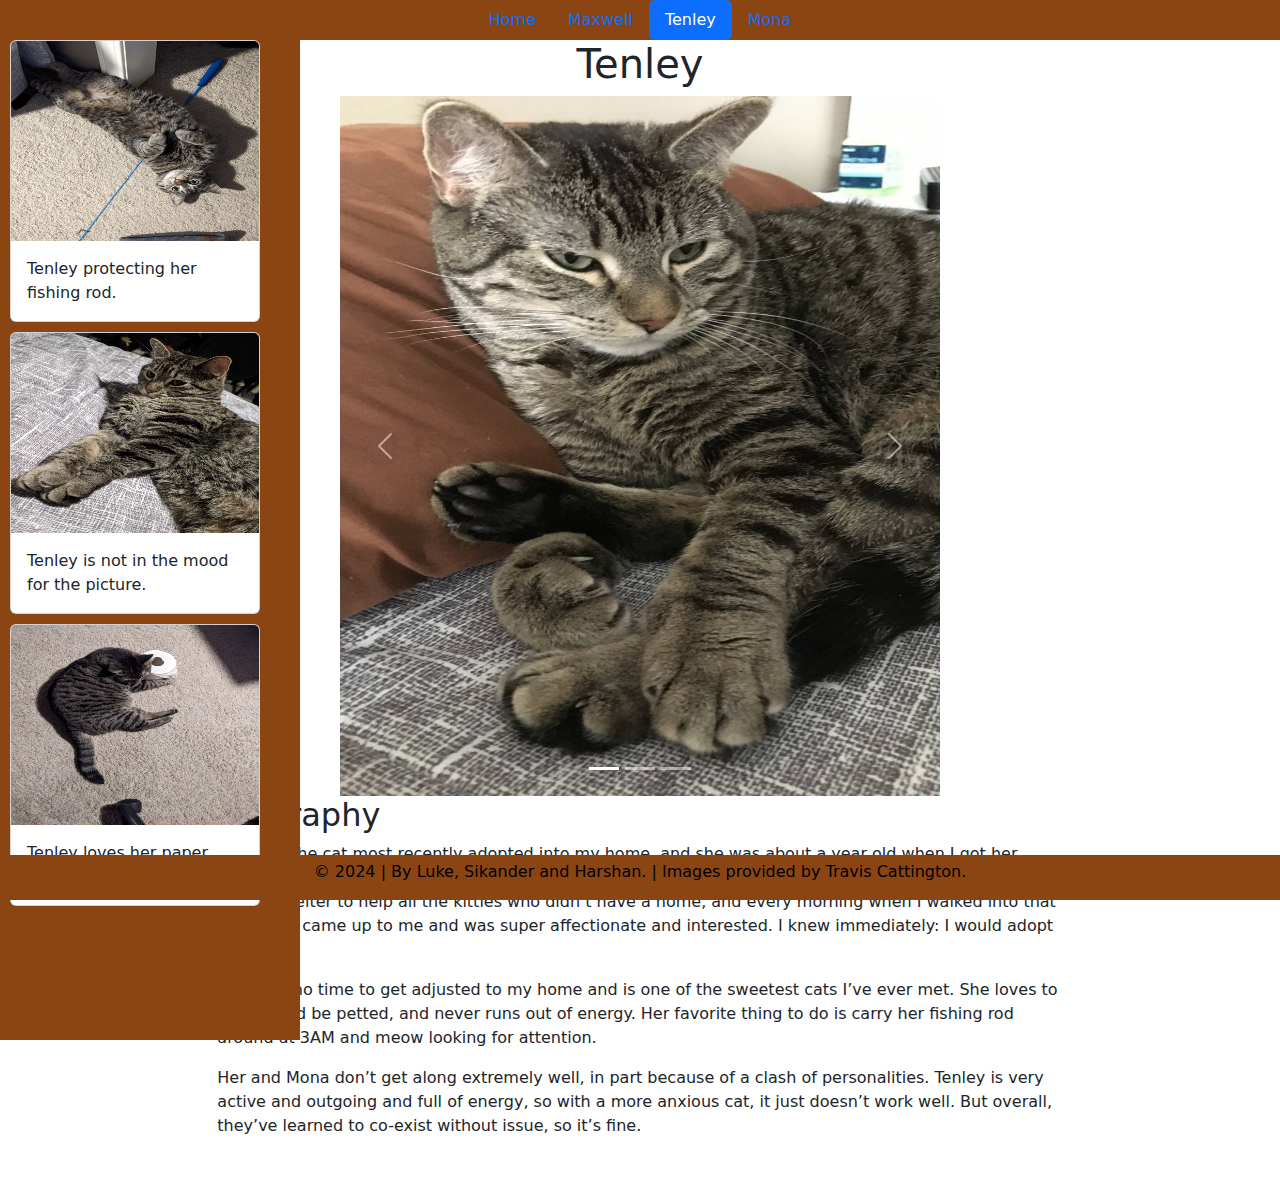
<file: Assignment-3/tenley.html>
<!DOCTYPE html>
<html lang="en">
    <head>
        <meta charset="UTF-8">
        <meta name="viewport" content="width=device-width, initial-scale=1.0">
        <title>Tenley's page</title>
        <!-- Bootstrap CSS  -->
        <link href="https://cdn.jsdelivr.net/npm/bootstrap@5.3.3/dist/css/bootstrap.min.css" rel="stylesheet" integrity="sha384-QWTKZyjpPEjISv5WaRU9OFeRpok6YctnYmDr5pNlyT2bRjXh0JMhjY6hW+ALEwIH" crossorigin="anonymous">
        <!-- Custom CSS  -->
        <link rel="stylesheet" href="CSS-Files/tenley.css">
    </head>
    <body>
        <header>
            <nav>
                <ul class="nav nav-pills justify-content-center">
                    <li>
                        <div id="MobileSide">
                            <button class="btn" type="button" data-bs-toggle="offcanvas" data-bs-target="#staticBackdrop" aria-controls="staticBackdrop"><svg xmlns="http://www.w3.org/2000/svg" width="16" height="16" fill="currentColor" class="bi bi-list" viewBox="0 0 16 16">
                                <path fill-rule="evenodd" d="M2.5 12a.5.5 0 0 1 .5-.5h10a.5.5 0 0 1 0 1H3a.5.5 0 0 1-.5-.5m0-4a.5.5 0 0 1 .5-.5h10a.5.5 0 0 1 0 1H3a.5.5 0 0 1-.5-.5m0-4a.5.5 0 0 1 .5-.5h10a.5.5 0 0 1 0 1H3a.5.5 0 0 1-.5-.5"/>
                                </svg>
                            </button>
                            <div class="offcanvas offcanvas-start" data-bs-backdrop="static" tabindex="-1" id="staticBackdrop" aria-labelledby="staticBackdropLabel"  style="background-color: #8b4513;">
                                <div class="offcanvas-header">
                                    <h5 class="offcanvas-title" id="staticBackdropLabel">Cards</h5>
                                    <button type="button" class="btn-close" data-bs-dismiss="offcanvas" aria-label="Close"></button>
                                </div>
                                <div class="offcanvas-body">
                                    <div class="card" style="margin-left: 10px; margin-bottom: 10px; max-height: 300px; width: 300px;">
                                        <img src="images/Tenley/tenley4.jpg" class="card-img-top" alt="MaxSleep" style=" max-height: 200px;">
                                        <div class="card-body">
                                            <p class="card-text">Tenley protecting her fishing rod.</p>
                                        </div>
                                    </div>
                                    <div class="card" style="margin-left: 10px; margin-bottom: 10px; max-height: 300px; width: 300px;">
                                        <img src="images/Tenley/tenley9.jpg" class="card-img-top" alt="MaxBox" style=" max-height: 200px;">
                                        <div class="card-body">
                                            <p class="card-text">Tenley is not in the mood for the picture.</p>
                                        </div>
                                    </div>
                                    <div class="card" style="margin-left: 10px; margin-bottom: 10px; max-height: 300px; width: 300px;">
                                        <img src="images/Tenley/tenley10.jpg" class="card-img-top" alt="MaxDumbBox" style=" max-height: 200px;">
                                        <div class="card-body">
                                            <p class="card-text">Tenley loves her paper roll.</p>
                                        </div>
                                    </div>
                                </div>
                              </div>
                        </div>
                    </li>
                    <li class="nav-item"><a class="nav-link" href="index.html">Home</a></li>
                    <li class="nav-item"><a class="nav-link" href="maxwell.html">Maxwell</a></li>
                    <li class="nav-item"><a class="nav-link active" aria-current="page" href="tenley.html">Tenley</a></li>
                    <li class="nav-item"><a class="nav-link" href="mona.html">Mona</a></li>
                </ul>
            </nav>
        </header>
        <div class="row">
            <div class=" col-1 col-md-2 col-sm-1 col-lg-2">
                <div id="sidebar">
                    <div class="card" style="margin-left: 10px; margin-bottom: 10px; max-height: 300px; width: 250px;">
                        <img src="images/Tenley/tenley4.jpg" class="card-img-top" alt="MaxSleep" style=" max-height: 200px;">
                        <div class="card-body">
                            <p class="card-text">Tenley protecting her fishing rod.</p>
                        </div>
                    </div>
                    <div class="card" style="margin-left: 10px; margin-bottom: 10px; max-height: 300px; width: 250px;">
                        <img src="images/Tenley/tenley9.jpg" class="card-img-top" alt="MaxBox" style=" max-height: 200px;">
                        <div class="card-body">
                            <p class="card-text">Tenley is not in the mood for the picture.</p>
                        </div>
                    </div>
                    <div class="card" style="margin-left: 10px; margin-bottom: 10px; max-height: 300px; width: 250px;">
                        <img src="images/Tenley/tenley10.jpg" class="card-img-top" alt="MaxDumbBox" style=" max-height: 200px;">
                        <div class="card-body">
                            <p class="card-text">Tenley loves her paper roll.</p>
                        </div>
                    </div>
                </div>
            </div>
            <div class="col-10 col-md-8 col-sm-10 col-lg-8">
                <div class="container">
                    <h1>Tenley</h1>
                    <div id="carousel" class="carousel slide">
                        <div class="carousel-indicators">
                            <button type="button" data-bs-target="#carousel" data-bs-slide-to="0" class="active" aria-current="true" aria-label="Slide 1"></button>
                            <button type="button" data-bs-target="#carousel" data-bs-slide-to="1" aria-label="Slide 2"></button>
                            <button type="button" data-bs-target="#carousel" data-bs-slide-to="2" aria-label="Slide 3"></button>
                        </div>
                        <div class="carousel-inner">
                            <img class="carousel-item active" height="700" width="700" src="images/Tenley/tenley2.jpg" alt="Ten1">
                            <img class="carousel-item" height="700" width="700" src="images/Tenley/tenley7.jpg" alt="Ten2">
                            <img class="carousel-item" height="700" width="700" src="images/Tenley/tenley12.jpg" alt="Ten3">
                        </div>
                        <button class="carousel-control-prev" type="button" data-bs-target="#carousel" data-bs-slide="prev">
                            <span class="carousel-control-prev-icon" aria-hidden="true"></span>
                            <span class="visually-hidden">Previous</span>
                        </button>
                        <button class="carousel-control-next" type="button" data-bs-target="#carousel" data-bs-slide="next">
                            <span class="carousel-control-next-icon" aria-hidden="true"></span>
                            <span class="visually-hidden">Next</span>
                        </button>
                    </div>
                </div>
                <article id=biograghy-2>
                    <h2>Biography</h2>
                    <p>Tenley is the cat most recently adopted into my home, and she was about a year old when I got her. She’s around 4 years old now – the time sure does fly. After I lost Maxwell, I volunteered at the local animal shelter to help all the kitties who didn’t have a home, and every morning when I walked into that room, she came up to me and was super affectionate and interested. I knew immediately: I would adopt this cat!</p>
                    <p>She took no time to get adjusted to my home and is one of the sweetest cats I’ve ever met. She loves to cuddle and be petted, and never runs out of energy. Her favorite thing to do is carry her fishing rod around at 3AM and meow looking for attention.</p>
                    <p>Her and Mona don’t get along extremely well, in part because of a clash of personalities. Tenley is very active and outgoing and full of energy, so with a more anxious cat, it just doesn’t work well. But overall, they’ve learned to co-exist without issue, so it’s fine.</p>   
                </article>
            </div>
        </div>
        <footer>
            <p>&copy; 2024 | By Luke, Sikander and Harshan. | Images provided by Travis Cattington.</p>
        </footer>
        <script src="https://cdn.jsdelivr.net/npm/bootstrap@5.3.3/dist/js/bootstrap.bundle.min.js" integrity="sha384-YvpcrYf0tY3lHB60NNkmXc5s9fDVZLESaAA55NDzOxhy9GkcIdslK1eN7N6jIeHz" crossorigin="anonymous"></script>
    </body>
</html>
</file>
<file: Assignment-2/CSS-Files/index.css>
/* MAIN PAGE */

#homebody {
    margin: 0;
    background: url(BG-images/index.png) no-repeat center center fixed;
    background-size: cover;
}
#wc h2 {
    color: #107dac;
    font-size: 25px;
    opacity: 100%
}
#wc p {
    color: #333;
    font-size: 18px;
    line-height: 1.25;
}
main {
    display: flex;
    justify-content: center;
    align-items: center;
    flex-wrap: wrap;
}
#hometitle {
    font-weight: 100;
}
.boxes {
    display: flex;

}
/* Boxes on the Home Page */
#homebox {
    background-color: white;
    border: 3px solid black;
    border-radius: 15px;
    padding: 20px;
    margin: 10px;
    width: 600px;
    height: 380px;;
    margin-top: 100px;
}
#homeboxtwo {
    border: 3px solid black;
    border-radius: 15px;
    margin: 10px;
    width: 415px;
    height: 415px;
    margin-top: 100px;
}
#homeboxtwo img {
    border-radius: 15px;
    width: 415px;
    height: 415px;
}
#homeboxmain {
    column-rule: solid #ff0000;
    column-count: 3;
    background: white;
    border: 3px solid black;
    border-radius: 15px;
    padding: 20px;
    margin: 10px;
    width: 1040px;
}
#homeboxthree {
    background-color: white;
    border: 3px solid black;
    border-radius: 15px;
    padding: 20px;
    margin: 10px;
    width: 1045px;
    margin-bottom: 50px;
}
#homeboxthree p {
    color: #333;
    font-size: 18px;
    line-height: 1.25;
}

#homeboxthree img {
    width: 1024px;
    height: 225.1px;
}
@media screen and (max-width: 1120px) {
    .navbarfixed {
        font-size: xx-large;
        align-items: center;
    }

    #homebox {
        width: 760px;
    }

    #homeboxtwo, #homeboxtwo img{
        margin: 0;
        width: 800px;
        height: 800px;
    }
    #homeboxmain {
        width: 760px;
    }
    #homeboxthree, #homeboxthree img {
        width: 760px;
    }
}

/* Links */
.red-link{
    color: #ff5252;
}
.yellow-link{
    color: #ffe505;
}
.green-link{
    color: #5aff91;
}
.white-link{
    color: white;
    text-decoration: none;
}
</file>
<file: Assignment-2/CSS-Files/common.css>
.navbar {
    display: inline;
}
.navbarfixed {
    position:fixed;
    z-index:1;
    width: 100%;
    top: 0;
}
#navul {
    list-style-type: none;
    margin: 0;
    padding: 0;
    overflow: hidden;
    background-color: #333;
    display: flex;
    border: 3px solid black;
}
.navbar a:hover:not(.active) {
    background-color: #111;
}
.navbar a {
    display: block;
    color: white;
    text-align: center;
    padding: 16px;
    text-decoration: none;
}
#homenav a {
    display: block;
    color: white;
    text-align: center;
    padding: 16px;
    text-decoration: none;
}
#homenav a:hover:not(.active) {
    background-color: #107dac;
}
#homenav {
    display: inline;
    float: left;
    background-color: #50b8e7;
}
#marionav a {
    display: block;
    color: white;
    text-align: center;
    padding: 16px;
    text-decoration: none;
}
#marionav a:hover:not(.active) {
    background-color: #b83838;
}
#marionav {
    display: inline;
    float: left;
    background-color: #ff5252;
}
#smashnav a {
    display: block;
    color: white;
    text-align: center;
    padding: 16px;
    text-decoration: none;
}
#zeldanav a {
    display: block;
    color: white;
    text-align: center;
    padding: 16px;
    text-decoration: none;
}
#zeldanav a:hover:not(.active) {
    background-color: #329453;
}
#zeldanav {
    display: inline;
    float: left;
    background-color: #5aff91;
}
#smashnav a:hover:not(.active) {
    background-color: 	#ffb805;
}
#smashnav {
    display: inline;
    float: left;
    background-color: #ffe505;
}

/* FOOTER SECTION */
footer {
    text-align: center;
    padding: 5px;
    background-color: #333;
    color: white;
    border: 3px solid black;
    position:sticky;
}
hr {
    border: 1px solid #ccc;
}
</file>
<file: Assignment-3/CSS-Files/index.css>
nav {
    position: fixed;
    top: 0px;
    width: 100%;
    background-color: lavenderblush;
}
#MobileSide {
    display:none;
}
#sidebar {
    height: 1000px;
    background-color: lavenderblush;
    position: fixed;
    max-width: 300px;
}
.error-message {
    color: red;
    margin-top: 5px;
  }
body {
    margin-bottom: 40px;
    margin-top: 40px;
}
footer {
    padding-top: 5px;
    text-align: center;
    background-color: lavenderblush;
    color: black;
    position: fixed;
    bottom: 0px;
    width: 100%;
}
@media screen and (max-width: 960px) {
    #sidebar {
        display:none
    }
    body {
        margin-bottom: 60px;
        margin-top: 60px;
    }
    #MobileSide {
        display:inline;
    }
}
</file>
<file: Assignment-2/CSS-Files/Mario.css>
/* MARIO PAGE */
#mariobody {
    margin: 0;
    background: url(BG-images/mario.jpg) no-repeat center center fixed;
    background-size: cover;
}
#mariobox {
    background-color: white;
    border: 2px solid black;
    border-radius: 15px;
    padding: 20px;
    margin-top: 100px;
    margin-bottom: 50px;
    width: 65%;
}
/*this makes the text near the evolution pic correspond to the respective games in the picture*/
#s2-1 {
    display: grid;
    grid-template-areas:"p1 p2 p3 p4 p5 p6 p7";
    margin-right: 4px;
}
.p1 {
    grid-area: p1;
    border-right: solid 2px black;
    text-align: center;
    
}
.p2 {
    grid-area: p2;
    border-right: solid 2px black;
    text-align: center;
}
.p3 {
    grid-area: p3;
    border-right: solid 2px black;
    text-align: center;
}
.p4 {
    grid-area: p4;
    border-right: solid 2px black;
    text-align: center;
}
.p5 {
    grid-area: p5;
    border-right: solid 2px black;
    text-align: center;
}
.p6 {
    grid-area: p6;
    border-right: solid 2px black;
    text-align: center;
}
.p7 {
    grid-area: p7;
    text-align: center;
}
#mc h2 {
    color: #107dac;
    font-size: 25px;
    opacity: 100%
}
#mc p {
    color: #333;
    font-size: 18px;
    line-height: 1.25;
}
#mariotitle {
    font-size: 40px;
    font-weight: 700;
}
table, th, td {
    border:1px solid black;
    text-align: center;
  }

#home {
    margin-top: 100px;
}
main {
    display: flex;
    justify-content: center;
    align-items: center;
    flex-wrap: wrap;
}
@media screen and (max-width: 1120px) {
    .navbarfixed {
        font-size: xx-large;
        align-items: center;
    }
    .mariomenu {
        width: 70px;
        height: 69px;
    }

    #smashbox, #smashbox img {
        font-size: xx-large;
        position: static;
        width: 760px;
    }
    #contentboxsmash {
        display: none;
    }
    table {
        font-size: x-large;
    }
    /* Mario Menu Button */
    .mariomenu img {
        width: 35px;
        height: 35px;
    }
    .mariomenu {
        background-color: #333333;
        color: white;
        padding: 0 16px;
        border: none;
        padding-top: 7px;
        padding-bottom: 4px;
        position: relative;
    }
    /* The container for dropdown content*/
    .dropdown {
        border-top: 3px solid black;
        top: 0px;
        position: absolute;
        right: 0;
        display: inline-block;
    }
    #s2-1, .p1, .p2, .p3, .p4, .p5,.p6,.p7 {
        display: block;
        border-right: none;
    }
    /* Dropdown Content (Hidden by Default) */
    .dropdown-content {
        display: none;
        border: 3px solid black;
        width: 600px;
        height: 370px;
        font-size: 30px;
        background-color: #333333;
        line-height: 50px;
        z-index: 1;
        text-align: center;
        position: absolute;
        right: 0;
    }
    /* Content inside the dropdown */
    .dropdown-content a {
      color: white;
      padding: 12px 16px;
      text-decoration: none;
      display: block;
    }

    .dropdown-content a:hover {background-color: black;}

    .dropdown:hover .dropdown-content {display: block;}

    .dropdown:hover .mariomenu {background-color: black;}
}

@media screen and (min-width: 1120px) {
    /* Mario Menu Button */
    /* Mario Menu Button */
.mariomenu img {
    width: 35px;
    height: 35px;
}
.mariomenu {
    background-color: #333333;
    color: white;
    padding: 0 16px;
    border: none;
    padding-top: 7px;
    padding-bottom: 4px;
    position: relative;
}
/* The container for dropdown content*/
.dropdown {
    border-top: 3px solid black;
    top: 0px;
    position: absolute;
    right: 0;
    display: inline-block;
}
/* Dropdown Content (Hidden by Default) */
.dropdown-content {
    display: none;
    border: 3px solid black;
    width: 100px;
    height: 275px;
    font-size: 16px;
    background-color: #333333;
    line-height: 30px;
    z-index: 1;
    text-align: center;
    position: absolute;
    right: 0;
}
/* Content inside the dropdown */
.dropdown-content a {
  color: white;
  padding: 12px 16px;
  text-decoration: none;
  display: block;
}

.dropdown-content a:hover {background-color: black;}

.dropdown:hover .dropdown-content {display: block;}

.dropdown:hover .mariomenu {background-color: black;}
}
</file>
<file: Assignment-2/CSS-Files/Zelda.css>
/* ZELDA PAGE */
#zeldabody {
    margin: 0;
    background: url(BG-images/zelda.jpeg) no-repeat center center fixed;
    background-size: cover;
}
#contentboxzelda {
    background-color: rgb(23, 143, 164);
    border: 2px solid rgb(255, 255, 255);
    border-radius: 15px;
    padding: 10px;
    margin: 20px;
    width: 390px;
    color: white;
    position: fixed;
    top: 50px;
    left: 0px;
    height: 570px;
}
#contentboxzelda a {
    color: white;
    display: block;
}
#zeldabox {
    background-color: rgb(33, 181, 97);
    border: 2px solid black;
    border-radius: 15px;
    padding: 20px;
    margin: 20px;
    left: 200px;
    top: 50px;
    width: 900px;
    color: rgb(2, 2, 2);
    position: relative;
    margin-bottom: 54px;
}
#zc h2 {
    color: #fff305;
}
#zeldatitle {
    font-weight: 100;
}
#zeldabody table {
    background-color: rgb(193, 241, 213);
}
table, th, td {
    border:1px solid black;
    text-align: center;
}
#creation p {
    column-count: 2;
    column-rule: solid rgb(255, 255, 255) 2px;
}
main {
  display: flex;
  justify-content: center;
  align-items: center;
  flex-wrap: wrap;
}
@media screen and (max-width: 1120px) {
    .navbarfixed {
        font-size: xx-large;
        align-items: center;
    }
    .mariomenu {
        width: 70px;
        height: 69px;
    }

    #zeldabox, #zeldabox img {
        font-size: xx-large;
        position: static;
        width: 760px;
    }
    #contentboxzelda {
        display: none;
    }table {
        font-size: x-large;
    }
    .mariomenu img {
        width: 35px;
        height: 35px;
    }
    .mariomenu {
        background-color: #333333;
        color: white;
        padding: 0 16px;
        border: none;
        padding-top: 7px;
        padding-bottom: 4px;
        position: relative;
    }
    /* The container for dropdown content*/
    .dropdown {
        border-top: 3px solid black;
        top: 0px;
        position: absolute;
        right: 0;
        display: inline-block;
    }
    /* Dropdown Content (Hidden by Default) */
    .dropdown-content {
        display: none;
        border: 3px solid black;
        width: 700px;
        height: 1070px;
        font-size: 30px;
        background-color: #333333;
        line-height: 30px;
        z-index: 1;
        text-align: center;
        position: absolute;
        right: 0;
    }
    /* Content inside the dropdown */
    .dropdown-content a {
      color: white;
      padding: 12px 16px;
      text-decoration: none;
      display: block;
    }

    .dropdown-content a:hover {background-color: black;}

    .dropdown:hover .dropdown-content {display: block;}

    .dropdown:hover .mariomenu {background-color: black;}
}
@media screen and (min-width: 1120px) {
/* Mario Menu Button */
.mariomenu img {
    display: none;
    width: 35px;
    height: 35px;
}
.mariomenu {
    display: none;
    background-color: #333333;
    color: white;
    padding: 0 16px;
    border: none;
    padding-top: 7px;
    padding-bottom: 4px;
    position: relative;
}
/* The container for dropdown content*/
.dropdown {
    border-top: 3px solid black;
    top: 0px;
    position: absolute;
    right: 0;
    display: none;
}
/* Dropdown Content (Hidden by Default) */
.dropdown-content {
    display: none;
    border: 3px solid black;
    width: 400px;
    height: 520px;
    font-size: 16px;
    background-color: #333333;
    line-height: 3px;
    z-index: 1;
    text-align: center;
    position: absolute;
    right: 0;
}
/* Content inside the dropdown */
.dropdown-content a {
    display: none;
  color: white;
  padding: 12px 16px;
  text-decoration: none;
  display: block;
}
}
.dropdown-content a:hover {background-color: black;}

.dropdown:hover .dropdown-content {display: block;}

.dropdown:hover .mariomenu {background-color: black;}
</file>
<file: Assignment-3/CSS-Files/mona.css>
nav {
    position: fixed;
    top: 0px;
    width: 100%;
    background-color: #8b008b;
    z-index: 3;
}
#MobileSide {
    display:none;
}
#sidebar {
    height: 1000px;
    position: fixed;
    width: 300px;
    background-color: #8b008b;
}
#carousel {
    width: 600px;
    height: 700px;
}
#carousel img {
    width: 700px;
    height: 700px;
}
.container {
    display: grid;
    place-items: center;
}
body {
    margin-bottom: 40px;
    margin-top: 40px;
}
footer {
    padding-top: 5px;
    text-align: center;
    background-color: #8b008b;
    color: black;
    position: fixed;
    bottom: 0px;
    width: 100%;
}
@media screen and (max-width: 960px) {
    #sidebar {
        display:none
    }
    #carousel {
        width: 300px;
        height: 300px;
    }
    #carousel img {
        width: 300px;
        height: 300px;
    }
    body {
        margin-bottom: 60px;
        margin-top: 60px;
    }
    #MobileSide {
        display:inline;
    }
}
</file>
<file: Assignment-3/CSS-Files/tenley.css>
nav {
    position: fixed;
    top: 0px;
    width: 100%;
    background-color: #8b4513;
    z-index: 3;
}
#MobileSide {
    display:none;
}
#sidebar {
    height: 1000px;
    position: fixed;
    width: 300px;
    background-color: #8b4513;
}
#carousel {
    width: 600px;
    height: 700px;
}
#carousel img {
    width: 700px;
    height: 700px;
}
.container {
    display: grid;
    place-items: center;
}
body {
    margin-bottom: 40px;
    margin-top: 40px;
}
footer {
    padding-top: 5px;
    text-align: center;
    background-color: #8b4513;
    color: black;
    position: fixed;
    bottom: 0px;
    width: 100%;
}
@media screen and (max-width: 960px) {
    #sidebar {
        display:none
    }
    #carousel {
        width: 300px;
        height: 300px;
    }
    #carousel img {
        width: 300px;
        height: 300px;
    }
    body {
        margin-bottom: 60px;
        margin-top: 60px;
    }
    #MobileSide {
        display:inline;
    }
}
</file>
